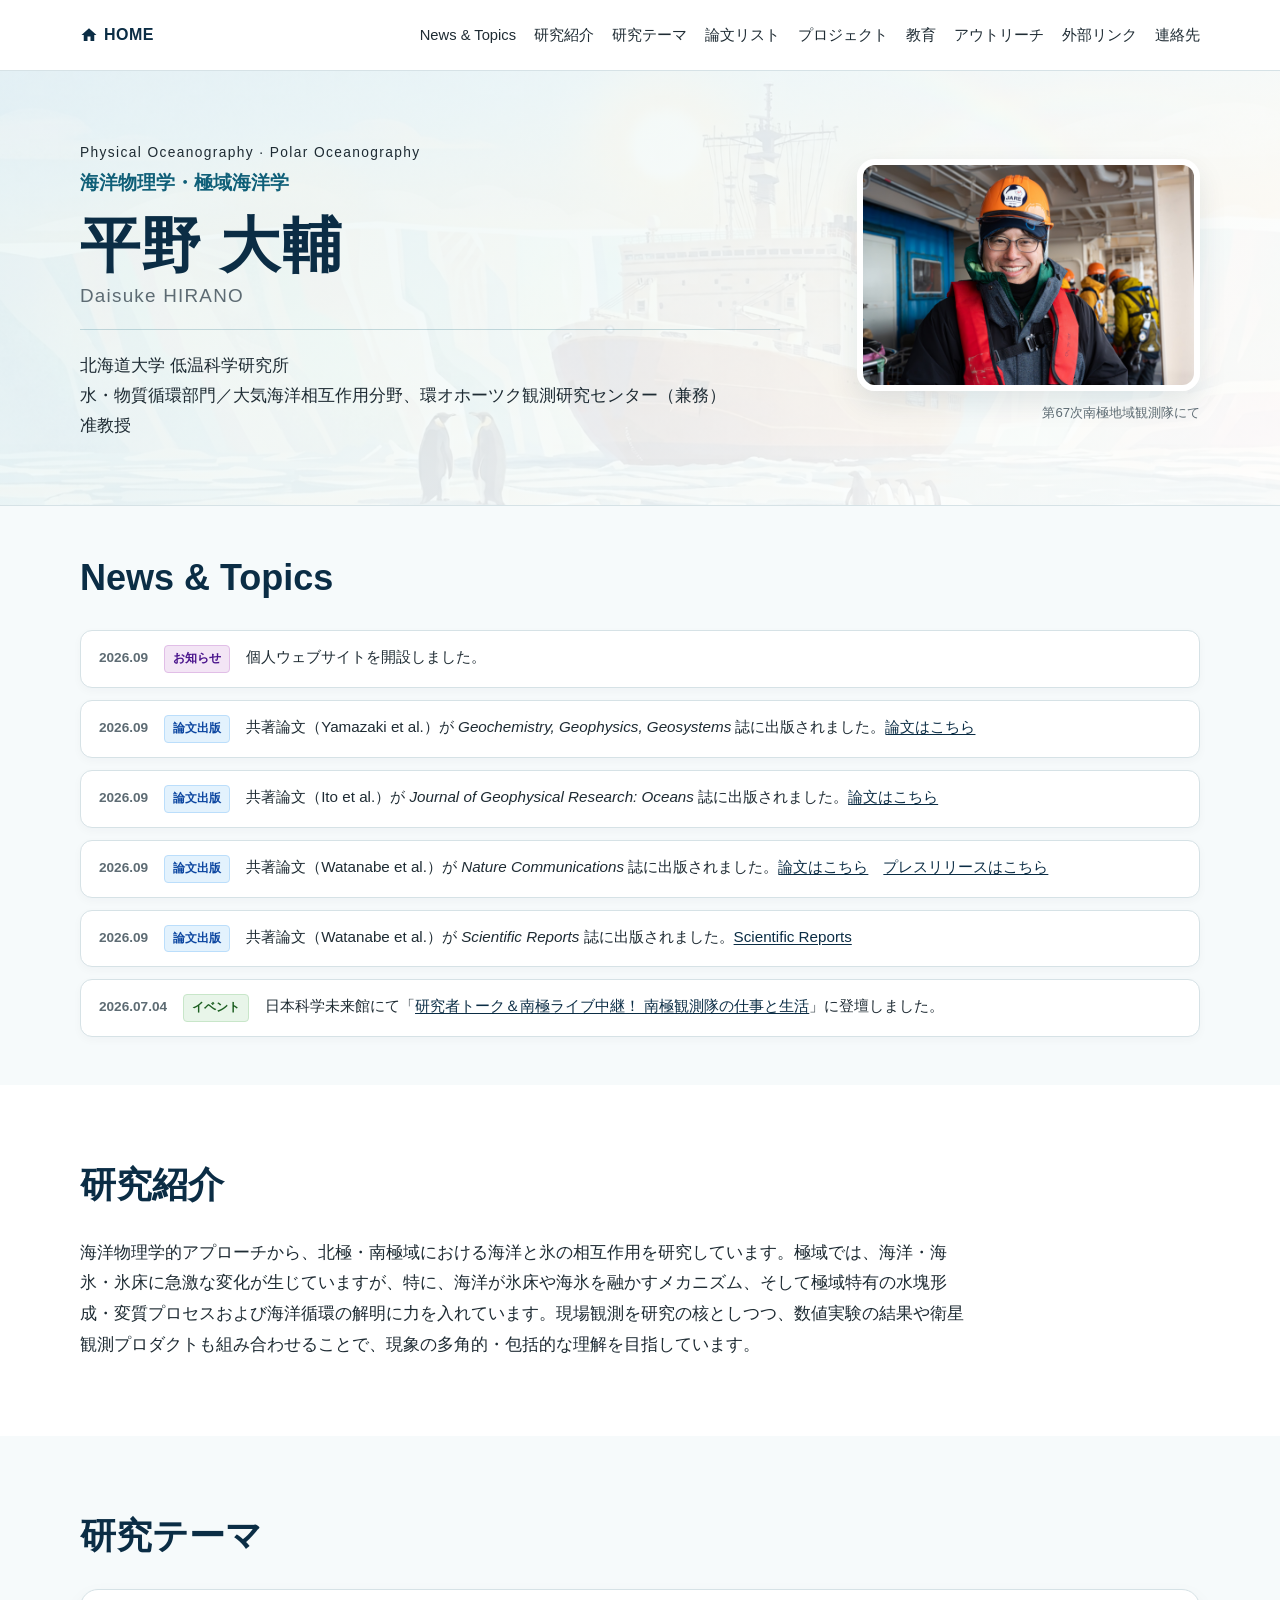
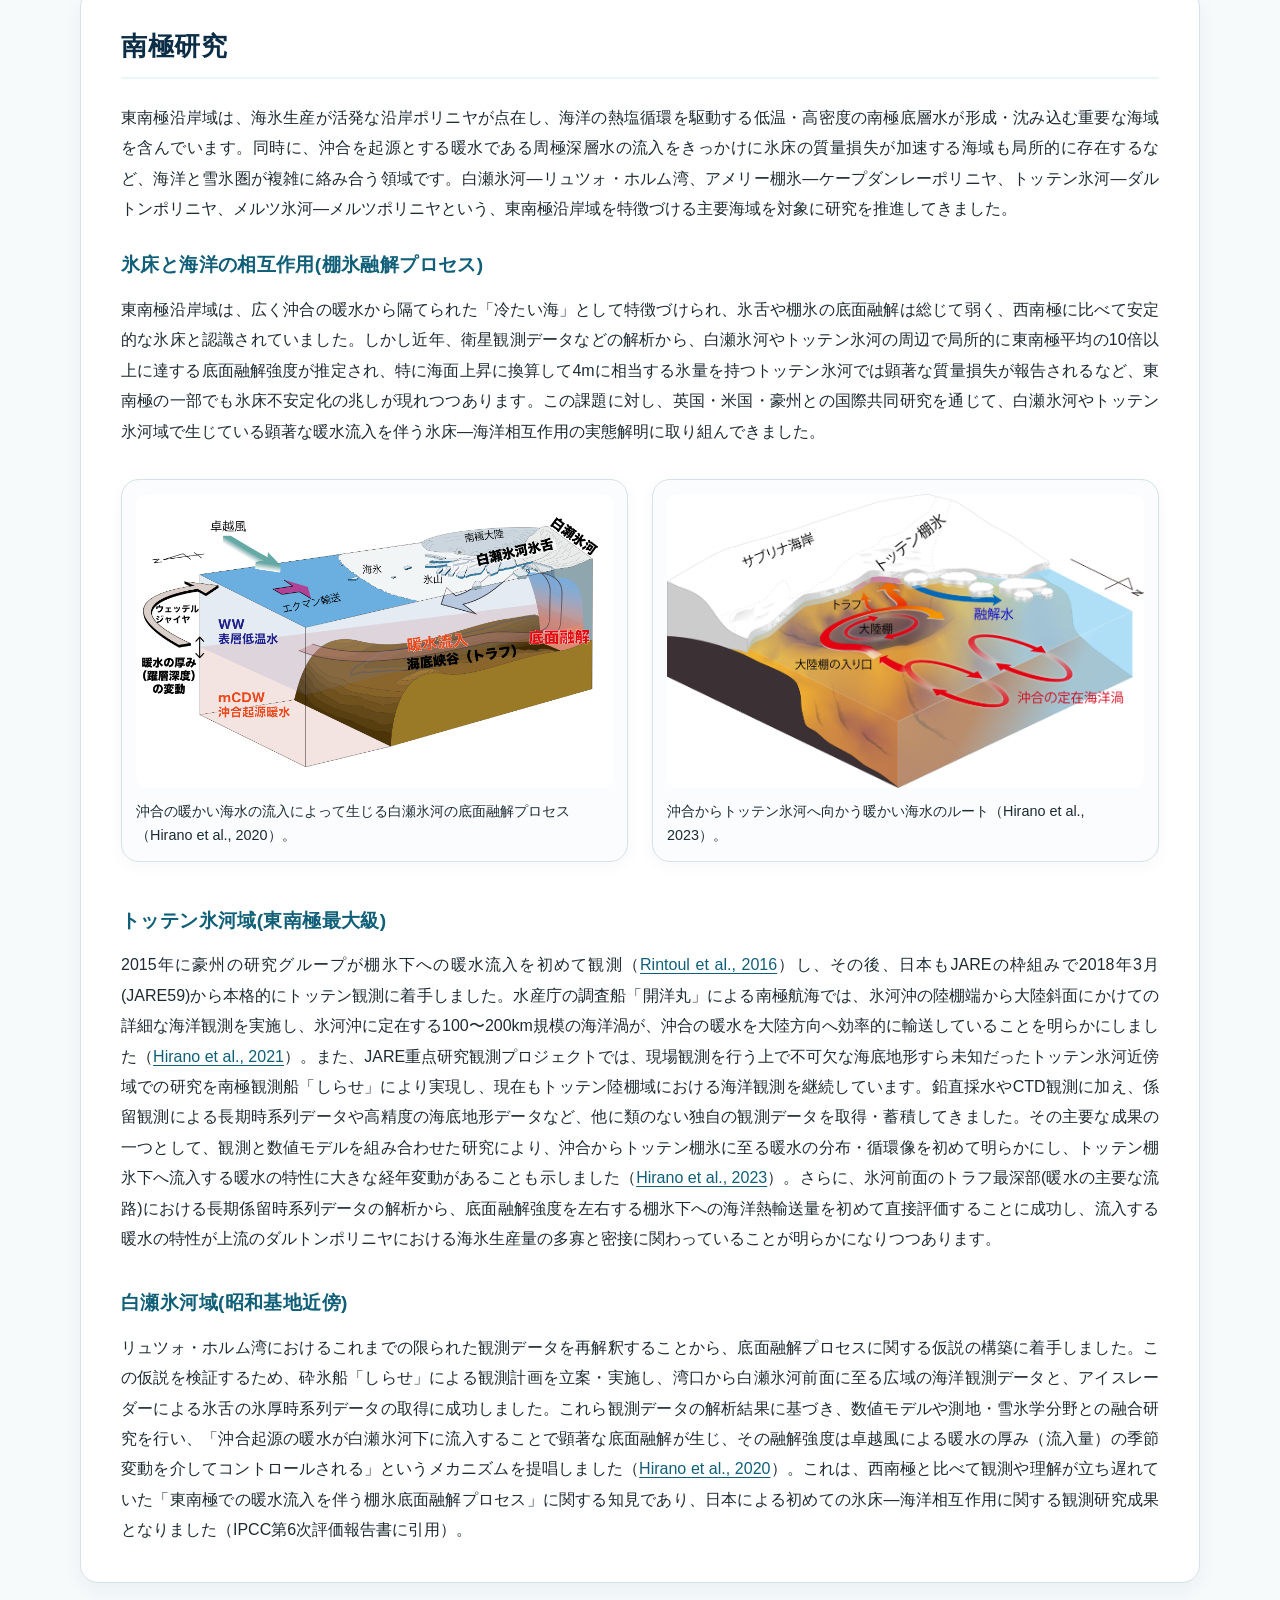
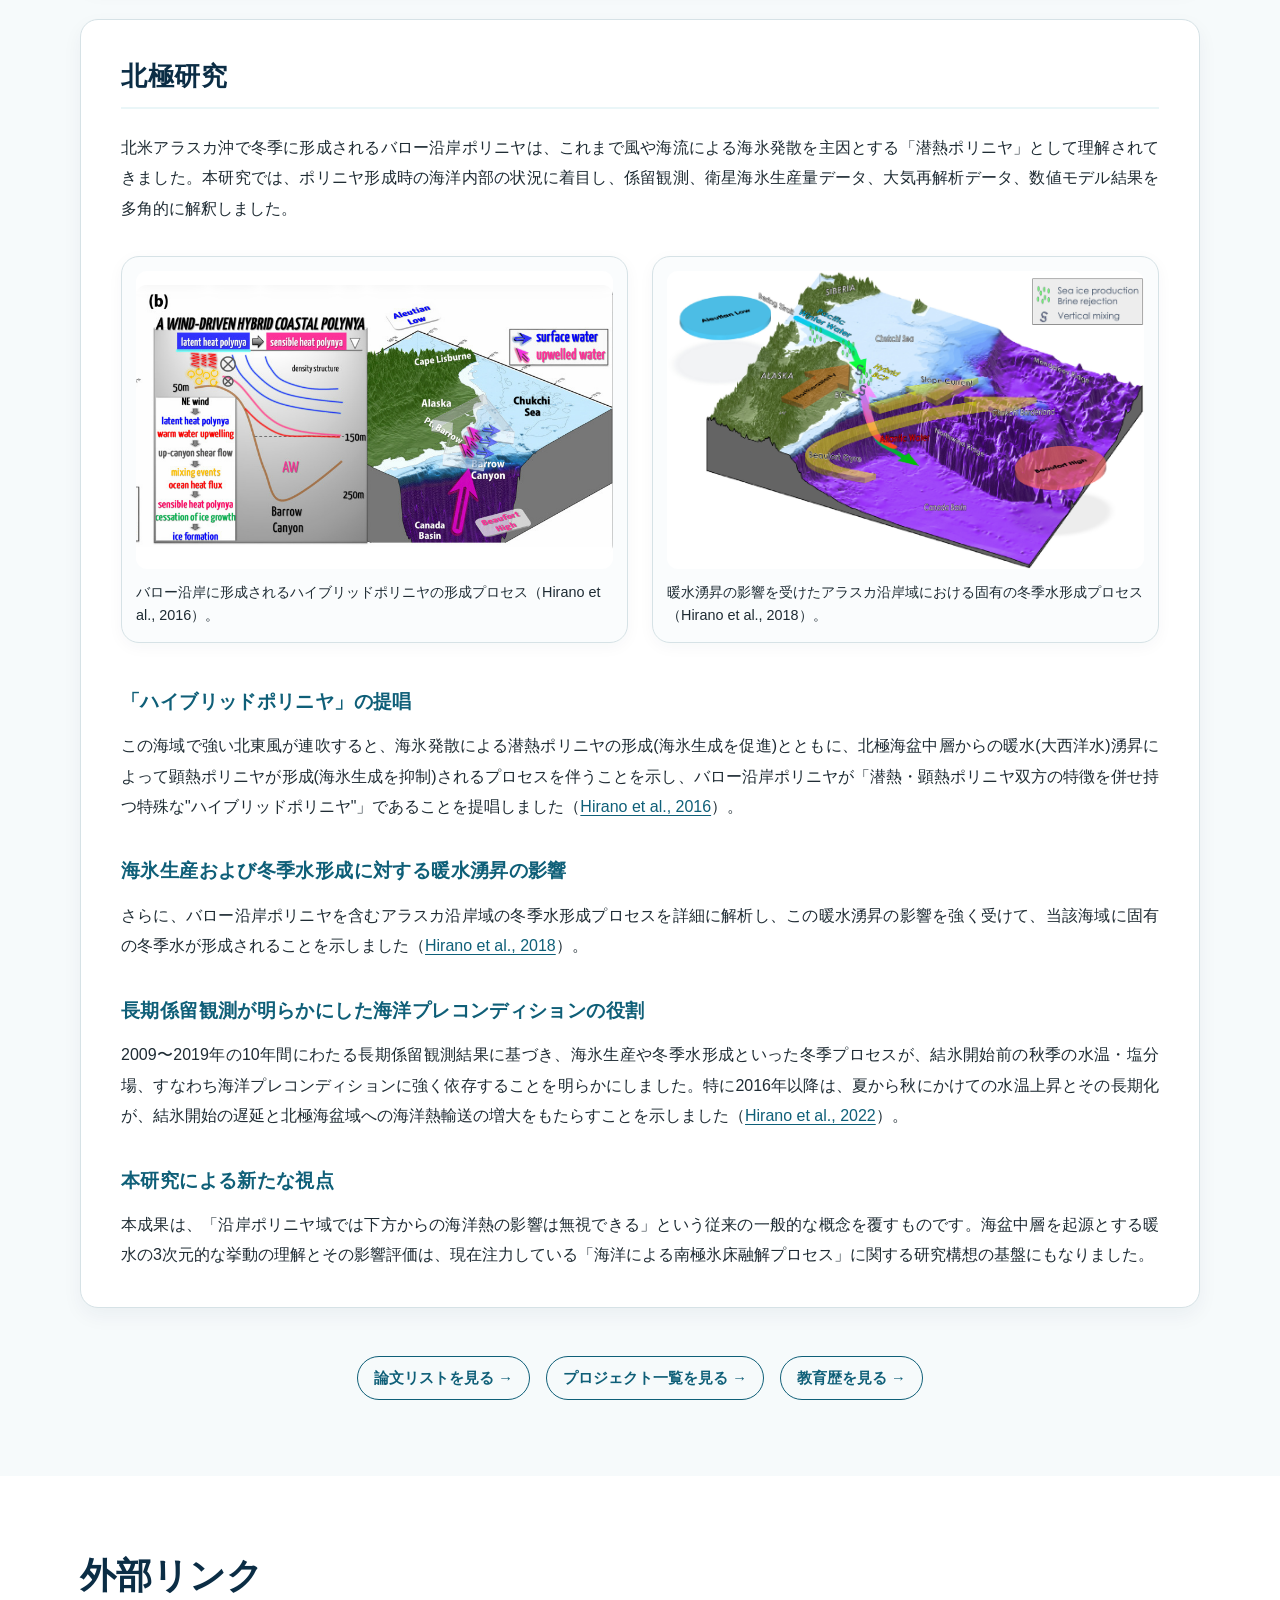
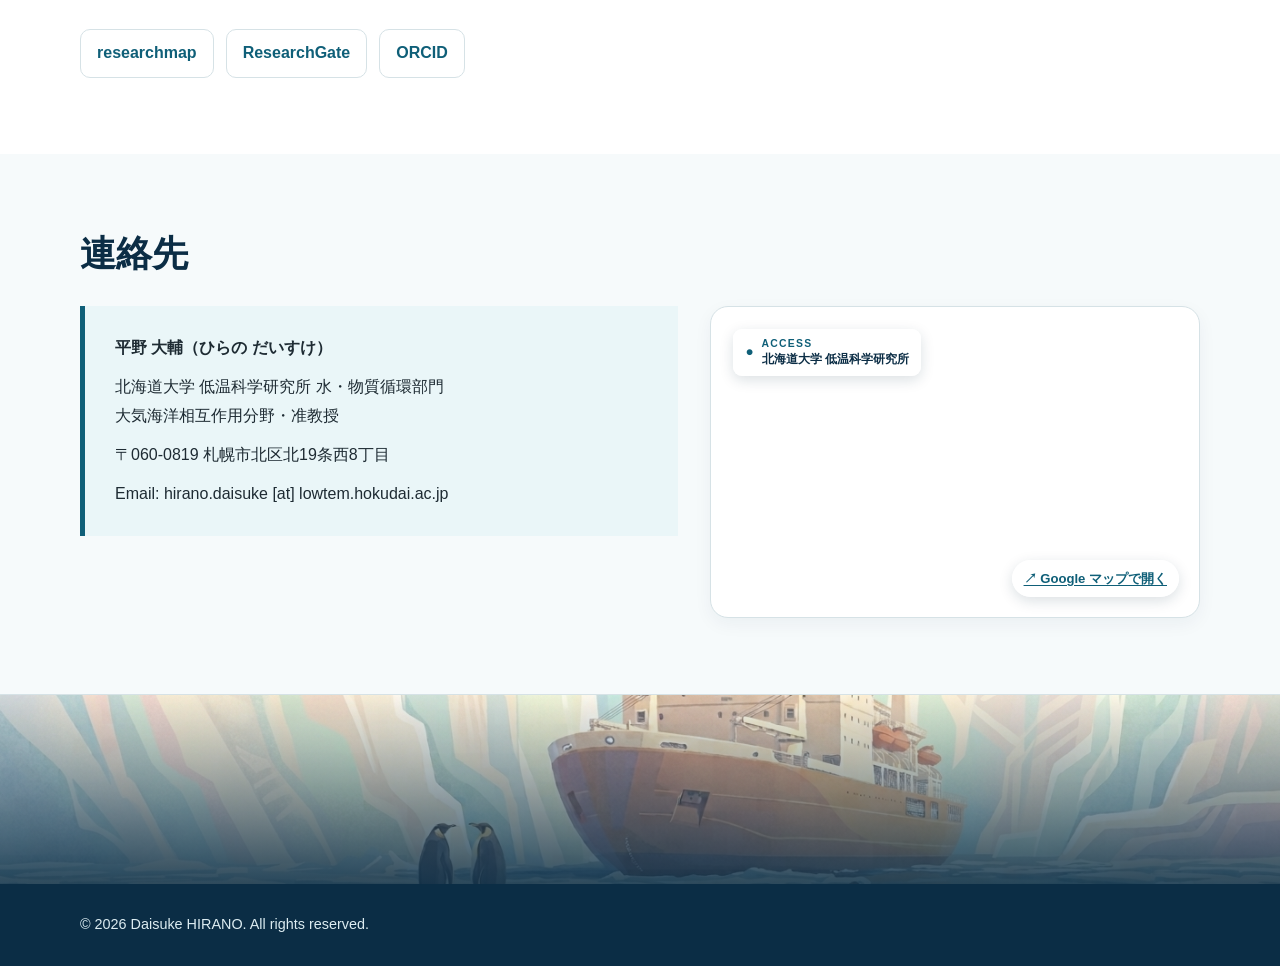
<file: index.html>
<!DOCTYPE html>
<html lang="ja">
<head>
  <meta charset="UTF-8">
  <meta name="viewport" content="width=device-width, initial-scale=1.0">
  <title>平野 大輔｜Daisuke HIRANO</title>
  <meta name="description" content="北海道大学 低温科学研究所 水・物質循環部門／大気海洋相互作用分野、環オホーツク観測研究センター（兼務）、環オホーツク観測研究センター（兼務） 准教授・平野大輔の個人ウェブサイトです。北極・南極における海洋物理学・極域海洋学の研究を紹介しています。">
  <link rel="stylesheet" href="assets/css/style.css">
  <style>
    .hero { position: relative; background: linear-gradient(135deg, rgba(234,246,248,.85), rgba(255,255,255,.90)), url("assets/images/shirase-illustration.jpg") center 35% / cover no-repeat; border-bottom: 1px solid var(--line); }
    .section--news { padding: 48px 0; }
    .news-list { display: flex; flex-direction: column; gap: 12px; margin-top: 10px; }
    .news-item { display: grid; grid-template-columns: auto auto 1fr; align-items: baseline; gap: 16px; padding: 14px 18px; background: var(--white); border: 1px solid var(--line); border-radius: 12px; box-shadow: 0 3px 10px rgba(11,45,69,.03); transition: transform .15s ease, box-shadow .15s ease; }
    .news-item:hover { transform: translateY(-1px); box-shadow: 0 6px 16px rgba(11,45,69,.06); }
    .news-date { font-size: .85rem; font-weight: 700; color: var(--muted); white-space: nowrap; }
    .news-tag { font-size: .76rem; font-weight: 700; padding: 2px 8px; border-radius: 4px; white-space: nowrap; }
    .tag--paper { background: #e3f2fd; color: #0d47a1; border: 1px solid #bbdefb; }
    .tag--event { background: #e8f5e9; color: #1b5e20; border: 1px solid #c8e6c9; }
    .tag--info { background: #f3e5f5; color: #4a148c; border: 1px solid #e1bee7; }
    .news-content { font-size: .95rem; color: var(--ink); line-height: 1.6; word-break: break-word; }
    .news-content a { color: var(--navy); text-decoration: underline; text-underline-offset: .16em; }
    .news-content a:hover { color: var(--ocean); }
    .theme-stack { display: flex; flex-direction: column; gap: 36px; }
    .theme-card--full { padding: 36px 40px; }
    .theme-card--full h3 { font-size: 1.65rem; color: var(--navy); border-bottom: 2px solid var(--ice); padding-bottom: .65rem; margin: 0 0 1.5rem; letter-spacing: .02em; }
    .theme-card--full h4 { margin: 2rem 0 .75rem; color: var(--ocean); font-size: 1.2rem; font-weight: 700; letter-spacing: .02em; }
    .theme-card--full h4:first-of-type { margin-top: 1.5rem; }
    .theme-card--full p { margin: 0 0 1.15rem; line-height: 1.9; text-align: justify; color: var(--ink); font-size: 1rem; word-break: break-word; }
    .theme-card--full p:last-of-type { margin-bottom: 0; }
    .theme-card--full a { color: var(--ocean); text-decoration: underline; text-underline-offset: .16em; font-weight: 500; }
    .theme-card--full a:hover { color: var(--navy); }
    .research-figure-grid { display: grid; grid-template-columns: repeat(2, minmax(0, 1fr)); gap: 24px; margin: 2rem 0 2.6rem; align-items: stretch; }
    .research-figure { display: flex; flex-direction: column; height: 100%; margin: 0; padding: 14px; background: #fafcfd; border: 1px solid var(--line); border-radius: var(--radius); box-shadow: 0 4px 16px rgba(11,45,69,.04); }
    .research-figure a { display: flex; align-items: center; justify-content: center; flex: 1 1 auto; min-height: 0; line-height: 0; border-radius: calc(var(--radius) - 7px); overflow: hidden; background: var(--white); }
    .research-figure a:focus-visible { outline: 3px solid var(--ocean); outline-offset: 3px; }
    .research-figure img { display: block; width: 100%; max-height: 300px; object-fit: contain; height: auto; border-radius: calc(var(--radius) - 7px); transition: transform .2s ease; }
    .research-figure a:hover img { transform: scale(1.015); }
    .research-figure figcaption { min-height: 3.3em; margin-top: 12px; color: var(--ink); font-size: .9rem; font-weight: 500; line-height: 1.65; text-align: left; }
    .more-pubs-link-wrap { text-align: center; margin-top: 3rem; display: flex; justify-content: center; gap: 16px; flex-wrap: wrap; }
    .contact-grid { display: grid; grid-template-columns: minmax(0,1.1fr) minmax(320px,.9fr); gap: 32px; align-items: start; }
    .contact-box { max-width: 100%; }
    .map-box { background: var(--white); border: 1px solid var(--line); border-radius: var(--radius); padding: 10px; box-shadow: 0 6px 18px rgba(11,45,69,.05); }
    .map-box iframe { display: block; width: 100%; height: 290px; border: 0; border-radius: calc(var(--radius) - 6px); }
    .map-caption { margin: 8px 0 0; font-size: .82rem; color: var(--muted); text-align: right; }
    .map-caption a { color: var(--ocean); text-decoration: underline; }
    .footer-visual-accent { position: relative; height: 190px; background: url("assets/images/shirase-illustration.jpg") center 60% / cover no-repeat; border-top: 1px solid var(--line); overflow: hidden; }
    .footer-visual-accent::after { content: ""; position: absolute; inset: 0; background: linear-gradient(to bottom, rgba(246,250,251,.15) 0%, rgba(11,45,69,.85) 100%); }
    @media (max-width: 768px) {
      .hero-grid { grid-template-columns: 1fr; gap: 28px; }
      .section--news { padding: 36px 0; }
      .news-item { grid-template-columns: 1fr; gap: 6px; padding: 12px 14px; }
      .theme-card--full { padding: 24px 20px; }
      .theme-card--full h3 { font-size: 1.35rem; }
      .theme-card--full h4 { font-size: 1.08rem; }
      .research-figure-grid { grid-template-columns: 1fr; gap: 20px; margin: 1.5rem 0 2rem; }
      .research-figure { height: auto; padding: 12px; }
      .research-figure a { display: block; }
      .research-figure img { max-height: none; }
      .research-figure figcaption { min-height: auto; font-size: .88rem; }
      .contact-grid { grid-template-columns: 1fr; gap: 24px; }
      .map-box iframe { height: 230px; }
      .footer-visual-accent { height: 120px; }
    }
  </style>
</head>
<body>
  <header class="site-header">
    <div class="header-inner">
      <a class="site-name" href="index.html" aria-label="ホームページへ移動"><svg viewBox="0 0 24 24" aria-hidden="true"><path d="M10 20v-6h4v6h5v-8h3L12 3 2 12h3v8z"/></svg><span>HOME</span></a>
      <nav class="site-nav" aria-label="メインメニュー">
        <a href="#news">News &amp; Topics</a><a href="#about">研究紹介</a><a href="#research">研究テーマ</a><a href="publications.html">論文リスト</a><a href="projects.html">プロジェクト</a><a href="education.html">教育</a><a href="outreach.html">アウトリーチ</a><a href="#links">外部リンク</a><a href="#contact">連絡先</a>
      </nav>
    </div>
  </header>
  <main>
    <section class="hero"><div class="container hero-grid"><div class="hero-text"><div class="hero-identity"><p class="eyebrow">Physical Oceanography · Polar Oceanography</p><p class="field">海洋物理学・極域海洋学</p><h1>平野 大輔<span class="name-en">Daisuke HIRANO</span></h1></div><p class="affiliation">北海道大学 低温科学研究所<br>水・物質循環部門／大気海洋相互作用分野、環オホーツク観測研究センター（兼務）<br>准教授</p></div><figure class="hero-photo"><img src="assets/images/profile.jpg" alt="第67次南極地域観測隊での観測風景" width="1620" height="1080"><figcaption>第67次南極地域観測隊にて</figcaption></figure></div></section>
    <section id="news" class="section section-alt section--news"><div class="container"><h2 class="section-heading">News &amp; Topics</h2><div class="news-list"><article class="news-item"><span class="news-date">2026.09</span><span class="news-tag tag--info">お知らせ</span><div class="news-content">個人ウェブサイトを開設しました。</div></article><article class="news-item"><span class="news-date">2026.09</span><span class="news-tag tag--paper">論文出版</span><div class="news-content">共著論文（Yamazaki et al.）が <em>Geochemistry, Geophysics, Geosystems</em> 誌に出版されました。<a href="https://agupubs.onlinelibrary.wiley.com/doi/10.1029/2026GC012975" target="_blank" rel="noopener noreferrer">論文はこちら</a></div></article><article class="news-item"><span class="news-date">2026.09</span><span class="news-tag tag--paper">論文出版</span><div class="news-content">共著論文（Ito et al.）が <em>Journal of Geophysical Research: Oceans</em> 誌に出版されました。<a href="https://doi.org/10.1029/2026JC024820" target="_blank" rel="noopener noreferrer">論文はこちら</a></div></article><article class="news-item"><span class="news-date">2026.09</span><span class="news-tag tag--paper">論文出版</span><div class="news-content">共著論文（Watanabe et al.）が <em>Nature Communications</em> 誌に出版されました。<a href="https://www.nature.com/articles/s41467-026-77441-z" target="_blank" rel="noopener noreferrer">論文はこちら</a>　<a href="https://www.hokudai.ac.jp/news/2026/09/post-2445.html" target="_blank" rel="noopener noreferrer">プレスリリースはこちら</a></div></article><article class="news-item"><span class="news-date">2026.09</span><span class="news-tag tag--paper">論文出版</span><div class="news-content">共著論文（Watanabe et al.）が <em>Scientific Reports</em> 誌に出版されました。<a href="https://doi.org/10.1038/s41598-026-67810-5" target="_blank" rel="noopener noreferrer">Scientific Reports</a></div></article><article class="news-item"><span class="news-date">2026.07.04</span><span class="news-tag tag--event">イベント</span><div class="news-content">日本科学未来館にて「<a href="https://www.miraikan.jst.go.jp/events/202607044597.html" target="_blank" rel="noopener noreferrer">研究者トーク＆南極ライブ中継！ 南極観測隊の仕事と生活</a>」に登壇しました。</div></article></div></div></section>
    <section id="about" class="section"><div class="container"><h2 class="section-heading">研究紹介</h2><p class="lead">海洋物理学的アプローチから、北極・南極域における海洋と氷の相互作用を研究しています。極域では、海洋・海氷・氷床に急激な変化が生じていますが、特に、海洋が氷床や海氷を融かすメカニズム、そして極域特有の水塊形成・変質プロセスおよび海洋循環の解明に力を入れています。現場観測を研究の核としつつ、数値実験の結果や衛星観測プロダクトも組み合わせることで、現象の多角的・包括的な理解を目指しています。</p></div></section>
    <section id="research" class="section section-alt"><div class="container"><h2 class="section-heading">研究テーマ</h2><div class="theme-stack">
      <article class="theme-card theme-card--full"><h3>南極研究</h3><p>東南極沿岸域は、海氷生産が活発な沿岸ポリニヤが点在し、海洋の熱塩循環を駆動する低温・高密度の南極底層水が形成・沈み込む重要な海域を含んでいます。同時に、沖合を起源とする暖水である周極深層水の流入をきっかけに氷床の質量損失が加速する海域も局所的に存在するなど、海洋と雪氷圏が複雑に絡み合う領域です。白瀬氷河―リュツォ・ホルム湾、アメリー棚氷―ケープダンレーポリニヤ、トッテン氷河―ダルトンポリニヤ、メルツ氷河―メルツポリニヤという、東南極沿岸域を特徴づける主要海域を対象に研究を推進してきました。</p><h4>氷床と海洋の相互作用(棚氷融解プロセス)</h4><p>東南極沿岸域は、広く沖合の暖水から隔てられた「冷たい海」として特徴づけられ、氷舌や棚氷の底面融解は総じて弱く、西南極に比べて安定的な氷床と認識されていました。しかし近年、衛星観測データなどの解析から、白瀬氷河やトッテン氷河の周辺で局所的に東南極平均の10倍以上に達する底面融解強度が推定され、特に海面上昇に換算して4mに相当する氷量を持つトッテン氷河では顕著な質量損失が報告されるなど、東南極の一部でも氷床不安定化の兆しが現れつつあります。この課題に対し、英国・米国・豪州との国際共同研究を通じて、白瀬氷河やトッテン氷河域で生じている顕著な暖水流入を伴う氷床―海洋相互作用の実態解明に取り組んできました。</p><div class="research-figure-grid" aria-label="白瀬氷河とトッテン氷河の底面融解プロセスの模式図"><figure class="research-figure"><a href="assets/images/shirase-glacier-process.png" target="_blank" rel="noopener noreferrer" aria-label="白瀬氷河の模式図を拡大表示"><img src="assets/images/shirase-glacier-process.png" alt="沖合の暖かい海水の流入によって生じる白瀬氷河の底面融解プロセス" loading="lazy"></a><figcaption>沖合の暖かい海水の流入によって生じる白瀬氷河の底面融解プロセス（Hirano et al., 2020）。</figcaption></figure><figure class="research-figure"><a href="assets/images/totten-ocean-circulation.png" target="_blank" rel="noopener noreferrer" aria-label="トッテン氷河の模式図を拡大表示"><img src="assets/images/totten-ocean-circulation.png" alt="沖合からトッテン氷河へ向かう暖かい海水のルート" loading="lazy"></a><figcaption>沖合からトッテン氷河へ向かう暖かい海水のルート（Hirano et al., 2023）。</figcaption></figure></div><h4>トッテン氷河域(東南極最大級)</h4><p>2015年に豪州の研究グループが棚氷下への暖水流入を初めて観測（<a href="https://doi.org/10.1126/sciadv.1601610" target="_blank" rel="noopener noreferrer">Rintoul et al., 2016</a>）し、その後、日本もJAREの枠組みで2018年3月(JARE59)から本格的にトッテン観測に着手しました。水産庁の調査船「開洋丸」による南極航海では、氷河沖の陸棚端から大陸斜面にかけての詳細な海洋観測を実施し、氷河沖に定在する100〜200km規模の海洋渦が、沖合の暖水を大陸方向へ効率的に輸送していることを明らかにしました（<a href="https://doi.org/10.1038/s43247-021-00217-4" target="_blank" rel="noopener noreferrer">Hirano et al., 2021</a>）。また、JARE重点研究観測プロジェクトでは、現場観測を行う上で不可欠な海底地形すら未知だったトッテン氷河近傍域での研究を南極観測船「しらせ」により実現し、現在もトッテン陸棚域における海洋観測を継続しています。鉛直採水やCTD観測に加え、係留観測による長期時系列データや高精度の海底地形データなど、他に類のない独自の観測データを取得・蓄積してきました。その主要な成果の一つとして、観測と数値モデルを組み合わせた研究により、沖合からトッテン棚氷に至る暖水の分布・循環像を初めて明らかにし、トッテン棚氷下へ流入する暖水の特性に大きな経年変動があることも示しました（<a href="https://doi.org/10.1038/s41467-023-39764-z" target="_blank" rel="noopener noreferrer">Hirano et al., 2023</a>）。さらに、氷河前面のトラフ最深部(暖水の主要な流路)における長期係留時系列データの解析から、底面融解強度を左右する棚氷下への海洋熱輸送量を初めて直接評価することに成功し、流入する暖水の特性が上流のダルトンポリニヤにおける海氷生産量の多寡と密接に関わっていることが明らかになりつつあります。</p><h4>白瀬氷河域(昭和基地近傍)</h4><p>リュツォ・ホルム湾におけるこれまでの限られた観測データを再解釈することから、底面融解プロセスに関する仮説の構築に着手しました。この仮説を検証するため、砕氷船「しらせ」による観測計画を立案・実施し、湾口から白瀬氷河前面に至る広域の海洋観測データと、アイスレーダーによる氷舌の氷厚時系列データの取得に成功しました。これら観測データの解析結果に基づき、数値モデルや測地・雪氷学分野との融合研究を行い、「沖合起源の暖水が白瀬氷河下に流入することで顕著な底面融解が生じ、その融解強度は卓越風による暖水の厚み（流入量）の季節変動を介してコントロールされる」というメカニズムを提唱しました（<a href="https://doi.org/10.1038/s41467-020-17527-4" target="_blank" rel="noopener noreferrer">Hirano et al., 2020</a>）。これは、西南極と比べて観測や理解が立ち遅れていた「東南極での暖水流入を伴う棚氷底面融解プロセス」に関する知見であり、日本による初めての氷床―海洋相互作用に関する観測研究成果となりました（IPCC第6次評価報告書に引用）。</p></article>
      <article class="theme-card theme-card--full"><h3>北極研究</h3><p>北米アラスカ沖で冬季に形成されるバロー沿岸ポリニヤは、これまで風や海流による海氷発散を主因とする「潜熱ポリニヤ」として理解されてきました。本研究では、ポリニヤ形成時の海洋内部の状況に着目し、係留観測、衛星海氷生産量データ、大気再解析データ、数値モデル結果を多角的に解釈しました。</p><div class="research-figure-grid" aria-label="バロー沿岸ポリニヤとアラスカ沿岸域の冬季水形成プロセスの模式図"><figure class="research-figure"><a href="assets/images/hybrid-Hirano2016.jpg" target="_blank" rel="noopener noreferrer" aria-label="バロー沿岸に形成されるハイブリッドポリニヤの形成プロセス図を拡大表示"><img src="assets/images/hybrid-Hirano2016.jpg" alt="バロー沿岸に形成されるハイブリッドポリニヤの形成プロセス" loading="lazy"></a><figcaption>バロー沿岸に形成されるハイブリッドポリニヤの形成プロセス（Hirano et al., 2016）。</figcaption></figure><figure class="research-figure"><a href="assets/images/hybrid-Hirano2018.jpg" target="_blank" rel="noopener noreferrer" aria-label="アラスカ沿岸域における冬季水形成プロセス図を拡大表示"><img src="assets/images/hybrid-Hirano2018.jpg" alt="暖水湧昇の影響を受けたアラスカ沿岸域における固有の冬季水形成プロセス" loading="lazy"></a><figcaption>暖水湧昇の影響を受けたアラスカ沿岸域における固有の冬季水形成プロセス（Hirano et al., 2018）。</figcaption></figure></div><h4>「ハイブリッドポリニヤ」の提唱</h4><p>この海域で強い北東風が連吹すると、海氷発散による潜熱ポリニヤの形成(海氷生成を促進)とともに、北極海盆中層からの暖水(大西洋水)湧昇によって顕熱ポリニヤが形成(海氷生成を抑制)されるプロセスを伴うことを示し、バロー沿岸ポリニヤが「潜熱・顕熱ポリニヤ双方の特徴を併せ持つ特殊な"ハイブリッドポリニヤ"」であることを提唱しました（<a href="https://doi.org/10.1002/2015JC011318" target="_blank" rel="noopener noreferrer">Hirano et al., 2016</a>）。</p><h4>海氷生産および冬季水形成に対する暖水湧昇の影響</h4><p>さらに、バロー沿岸ポリニヤを含むアラスカ沿岸域の冬季水形成プロセスを詳細に解析し、この暖水湧昇の影響を強く受けて、当該海域に固有の冬季水が形成されることを示しました（<a href="https://doi.org/10.1029/2017JC013307" target="_blank" rel="noopener noreferrer">Hirano et al., 2018</a>）。</p><h4>長期係留観測が明らかにした海洋プレコンディションの役割</h4><p>2009〜2019年の10年間にわたる長期係留観測結果に基づき、海氷生産や冬季水形成といった冬季プロセスが、結氷開始前の秋季の水温・塩分場、すなわち海洋プレコンディションに強く依存することを明らかにしました。特に2016年以降は、夏から秋にかけての水温上昇とその長期化が、結氷開始の遅延と北極海盆域への海洋熱輸送の増大をもたらすことを示しました（<a href="https://doi.org/10.1016/j.pocean.2022.102781" target="_blank" rel="noopener noreferrer">Hirano et al., 2022</a>）。</p><h4>本研究による新たな視点</h4><p>本成果は、「沿岸ポリニヤ域では下方からの海洋熱の影響は無視できる」という従来の一般的な概念を覆すものです。海盆中層を起源とする暖水の3次元的な挙動の理解とその影響評価は、現在注力している「海洋による南極氷床融解プロセス」に関する研究構想の基盤にもなりました。</p></article>
    </div><div class="more-pubs-link-wrap"><a class="button-link" href="publications.html">論文リストを見る →</a><a class="button-link" href="projects.html">プロジェクト一覧を見る →</a><a class="button-link" href="education.html">教育歴を見る →</a></div></div></section>
    <section id="links" class="section"><div class="container"><h2 class="section-heading">外部リンク</h2><div class="link-list"><a href="https://researchmap.jp/DaisukeHirano" target="_blank" rel="noopener noreferrer">researchmap</a><a href="https://www.researchgate.net/profile/Daisuke-Hirano" target="_blank" rel="noopener noreferrer">ResearchGate</a><a href="https://orcid.org/0000-0002-8047-1544" target="_blank" rel="noopener noreferrer">ORCID</a></div></div></section>
    <section id="contact" class="section section-alt"><div class="container"><h2 class="section-heading">連絡先</h2><div class="contact-grid"><div class="contact-box"><p><strong>平野 大輔（ひらの だいすけ）</strong></p><p>北海道大学 低温科学研究所 水・物質循環部門<br>大気海洋相互作用分野・准教授</p><p>〒060-0819 札幌市北区北19条西8丁目</p><p>Email: hirano.daisuke [at] lowtem.hokudai.ac.jp</p></div><div class="map-box"><div class="map-label"><span aria-hidden="true">●</span><div><small>ACCESS</small><strong>北海道大学 低温科学研究所</strong></div></div><iframe src="https://www.google.com/maps/embed?pb=!1m18!1m12!1m3!1d2914.021360446671!2d141.33623767614674!3d43.08304627113486!2m3!1f0!2f0!3f0!3m2!1i1024!2i768!4f13.1!3m3!1m2!1s0x5f0b2902c08e8e79%3A0x33913642dc379c74!2z44CSMDYwLTA4MTkg5YyX5rW36YGT5pyt5bmM5biC5YyX5Yy65YyX77yR77yZ5p2h6KW_77yY5LiB55uuIOS9jua4qeenkeWtpueglOeptuaJgA!5e0!3m2!1sja!2sjp!4v1789132147208!5m2!1sja!2sjp" loading="lazy" referrerpolicy="no-referrer-when-downgrade" title="北海道大学 低温科学研究所の所在地マップ"></iframe><div class="map-caption"><a href="https://maps.google.com/?q=%E5%8C%97%E6%B5%B7%E9%81%93%E5%A4%A7%E5%AD%A6%E4%BD%8E%E6%B8%A9%E7%A7%91%E5%AD%A6%E7%A0%94%E7%A9%B6%E6%89%80" target="_blank" rel="noopener noreferrer">↗ Google マップで開く</a></div></div></div></div></section>
  </main>
  <aside class="footer-visual-accent" aria-label="フッタービジュアルアクセント"></aside>
  <footer class="site-footer"><div class="container"><p>© 2026 Daisuke HIRANO. All rights reserved.</p></div></footer>
</body>
</html>
</file>
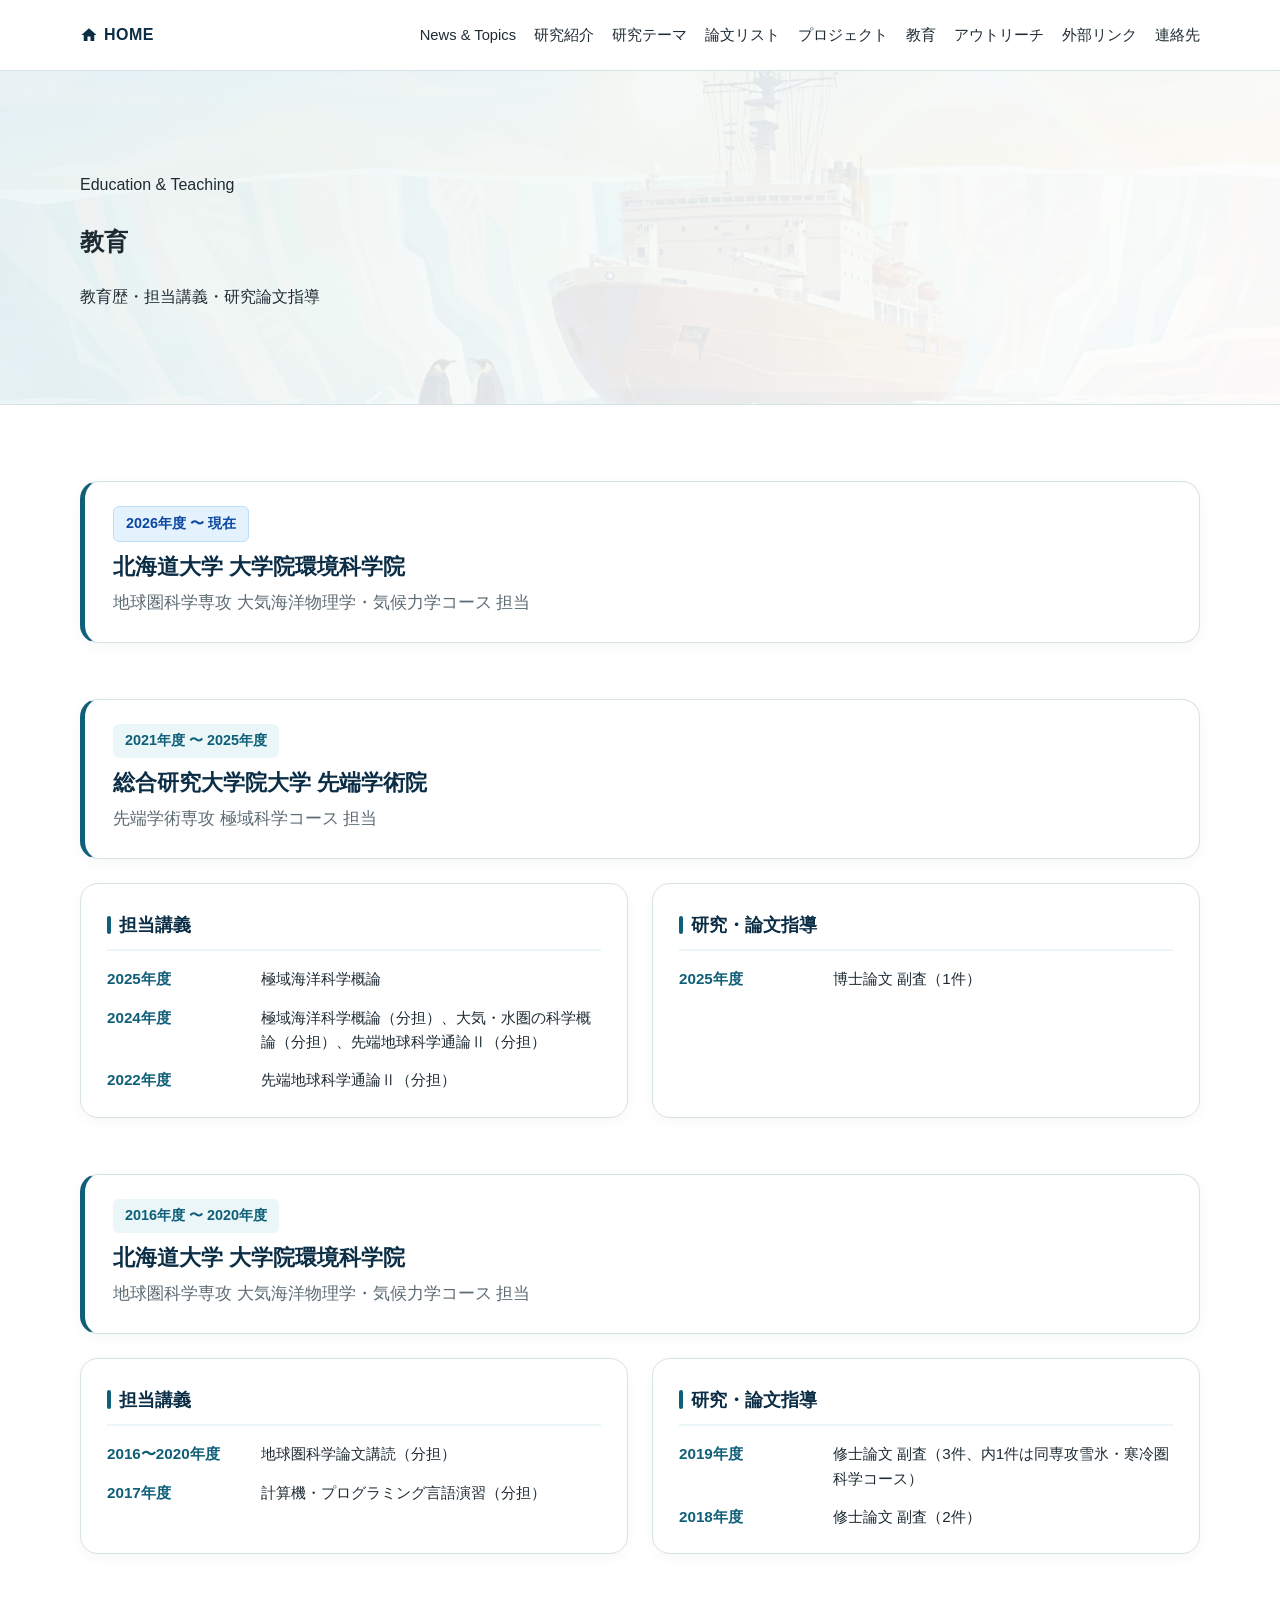
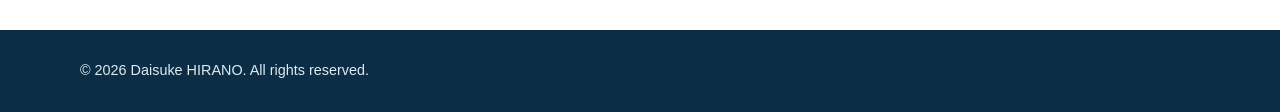
<file: education.html>
<!DOCTYPE html>
<html lang="ja">
<head>
  <meta charset="UTF-8">
  <meta name="viewport" content="width=device-width, initial-scale=1.0">

  <title>教育｜平野大輔</title>
  <meta
    name="description"
    content="平野大輔の教育活動・担当講義・研究論文指導歴（北海道大学 大学院環境科学院、総合研究大学院大学）。"
  >

  <link rel="stylesheet" href="assets/css/style.css">
  <style>
    /* =========================================================
       ページヒーロー（イラスト背景）
       ========================================================= */
    .page-hero--education {
      position: relative;
      background:
        linear-gradient(135deg, rgba(234, 246, 248, 0.84), rgba(255, 255, 255, 0.90)),
        url("assets/images/shirase-illustration.jpg") center 40% / cover no-repeat;
      padding: 84px 0 76px;
      border-bottom: 1px solid var(--line);
    }

    /* 教育セクション用スタイル */
    .edu-block {
      margin-bottom: 3.5rem;
    }
    .edu-block:last-child {
      margin-bottom: 0;
    }
    .edu-header {
      background: var(--white);
      border: 1px solid var(--line);
      border-left: 5px solid var(--ocean);
      border-radius: var(--radius);
      padding: 24px 28px;
      box-shadow: 0 4px 14px rgba(11, 45, 69, 0.04);
      margin-bottom: 24px;
    }
    .edu-period-badge {
      display: inline-block;
      font-size: 0.9rem;
      font-weight: 700;
      color: var(--ocean);
      background: var(--ice);
      padding: 4px 12px;
      border-radius: 6px;
      margin-bottom: 10px;
    }
    .edu-period-badge--current {
      color: #0d47a1;
      background: #e3f2fd;
      border: 1px solid #bbdefb;
    }
    .edu-univ-title {
      font-size: 1.35rem;
      color: var(--navy);
      margin: 0 0 6px;
      line-height: 1.4;
    }
    .edu-course-title {
      font-size: 1.05rem;
      color: var(--muted);
      margin: 0;
      font-weight: 500;
    }

    /* サブセクション（担当講義 / 研究・論文指導） */
    .edu-subgrid {
      display: grid;
      grid-template-columns: 1fr 1fr;
      gap: 24px;
    }
    .edu-card {
      background: var(--white);
      border: 1px solid var(--line);
      border-radius: var(--radius);
      padding: 24px 26px;
      box-shadow: 0 4px 14px rgba(11, 45, 69, 0.03);
    }
    .edu-card h3 {
      font-size: 1.15rem;
      color: var(--navy);
      margin: 0 0 16px;
      padding-bottom: 8px;
      border-bottom: 2px solid var(--ice);
      display: flex;
      align-items: center;
      gap: 8px;
    }
    .edu-card h3::before {
      content: "";
      display: inline-block;
      width: 4px;
      height: 1em;
      background: var(--ocean);
      border-radius: 2px;
    }

    .edu-item-list {
      list-style: none;
      padding: 0;
      margin: 0;
      display: flex;
      flex-direction: column;
      gap: 14px;
    }
    .edu-item {
      display: grid;
      grid-template-columns: 140px 1fr;
      gap: 14px;
      align-items: baseline;
      font-size: 0.95rem;
      line-height: 1.6;
    }
    .edu-year {
      font-weight: 700;
      color: var(--ocean);
      white-space: nowrap;
    }
    .edu-desc {
      color: var(--ink);
    }

    @media (max-width: 840px) {
      .edu-subgrid {
        grid-template-columns: 1fr;
        gap: 20px;
      }
      .edu-item {
        grid-template-columns: 1fr;
        gap: 4px;
      }
    }
    @media (max-width: 760px) {
      .page-hero--education {
        padding: 60px 0 52px;
      }
      .edu-header {
        padding: 18px 20px;
      }
      .edu-univ-title {
        font-size: 1.2rem;
      }
      .edu-card {
        padding: 20px 18px;
      }
    }
  </style>
</head>

<body>
  <header class="site-header">
    <div class="header-inner">
      <a class="site-name" href="index.html" aria-label="ホームページへ移動">
        <svg viewBox="0 0 24 24" aria-hidden="true"><path d="M10 20v-6h4v6h5v-8h3L12 3 2 12h3v8z"/></svg>
        <span>HOME</span>
      </a>

      <nav class="site-nav" aria-label="メインメニュー">
        <a href="index.html#news">News &amp; Topics</a>
        <a href="index.html#about">研究紹介</a>
        <a href="index.html#research">研究テーマ</a>
        <a href="publications.html">論文リスト</a>
        <a href="projects.html">プロジェクト</a>
        <a href="education.html" aria-current="page">教育</a>
        <a href="outreach.html">アウトリーチ</a>
        <a href="index.html#links">外部リンク</a>
        <a href="index.html#contact">連絡先</a>
      </nav>
    </div>
  </header>

  <main>
    <section class="page-hero page-hero--education">
      <div class="container">
        <p class="eyebrow">Education &amp; Teaching</p>
        <h1 class="page-title">教育</h1>
        <p class="page-lead">教育歴・担当講義・研究論文指導</p>
      </div>
    </section>

    <section class="section">
      <div class="container">

        <!-- 2026年度〜現在：北海道大学 大学院環境科学院 -->
        <article class="edu-block">
          <div class="edu-header">
            <span class="edu-period-badge edu-period-badge--current">2026年度 〜 現在</span>
            <h2 class="edu-univ-title">北海道大学 大学院環境科学院</h2>
            <p class="edu-course-title">地球圏科学専攻 大気海洋物理学・気候力学コース 担当</p>
          </div>
        </article>

        <!-- 2021〜2025年度：総合研究大学院大学 -->
        <article class="edu-block">
          <div class="edu-header">
            <span class="edu-period-badge">2021年度 〜 2025年度</span>
            <h2 class="edu-univ-title">総合研究大学院大学 先端学術院</h2>
            <p class="edu-course-title">先端学術専攻 極域科学コース 担当</p>
          </div>

          <div class="edu-subgrid">
            <!-- 担当講義 -->
            <div class="edu-card">
              <h3>担当講義</h3>
              <ul class="edu-item-list">
                <li class="edu-item">
                  <span class="edu-year">2025年度</span>
                  <span class="edu-desc">極域海洋科学概論</span>
                </li>
                <li class="edu-item">
                  <span class="edu-year">2024年度</span>
                  <span class="edu-desc">極域海洋科学概論（分担）、大気・水圏の科学概論（分担）、先端地球科学通論Ⅱ（分担）</span>
                </li>
                <li class="edu-item">
                  <span class="edu-year">2022年度</span>
                  <span class="edu-desc">先端地球科学通論Ⅱ（分担）</span>
                </li>
              </ul>
            </div>

            <!-- 研究・論文指導 -->
            <div class="edu-card">
              <h3>研究・論文指導</h3>
              <ul class="edu-item-list">
                <li class="edu-item">
                  <span class="edu-year">2025年度</span>
                  <span class="edu-desc">博士論文 副査（1件）</span>
                </li>
              </ul>
            </div>
          </div>
        </article>

        <!-- 2016〜2020年度：北海道大学 大学院環境科学院 -->
        <article class="edu-block">
          <div class="edu-header">
            <span class="edu-period-badge">2016年度 〜 2020年度</span>
            <h2 class="edu-univ-title">北海道大学 大学院環境科学院</h2>
            <p class="edu-course-title">地球圏科学専攻 大気海洋物理学・気候力学コース 担当</p>
          </div>

          <div class="edu-subgrid">
            <!-- 担当講義 -->
            <div class="edu-card">
              <h3>担当講義</h3>
              <ul class="edu-item-list">
                <li class="edu-item">
                  <span class="edu-year">2016〜2020年度</span>
                  <span class="edu-desc">地球圏科学論文講読（分担）</span>
                </li>
                <li class="edu-item">
                  <span class="edu-year">2017年度</span>
                  <span class="edu-desc">計算機・プログラミング言語演習（分担）</span>
                </li>
              </ul>
            </div>

            <!-- 研究・論文指導 -->
            <div class="edu-card">
              <h3>研究・論文指導</h3>
              <ul class="edu-item-list">
                <li class="edu-item">
                  <span class="edu-year">2019年度</span>
                  <span class="edu-desc">修士論文 副査（3件、内1件は同専攻雪氷・寒冷圏科学コース）</span>
                </li>
                <li class="edu-item">
                  <span class="edu-year">2018年度</span>
                  <span class="edu-desc">修士論文 副査（2件）</span>
                </li>
              </ul>
            </div>
          </div>
        </article>

      </div>
    </section>
  </main>

  <footer class="site-footer">
    <div class="container">
      <p>© 2026 Daisuke HIRANO. All rights reserved.</p>
    </div>
  </footer>
</body>
</html>
</file>
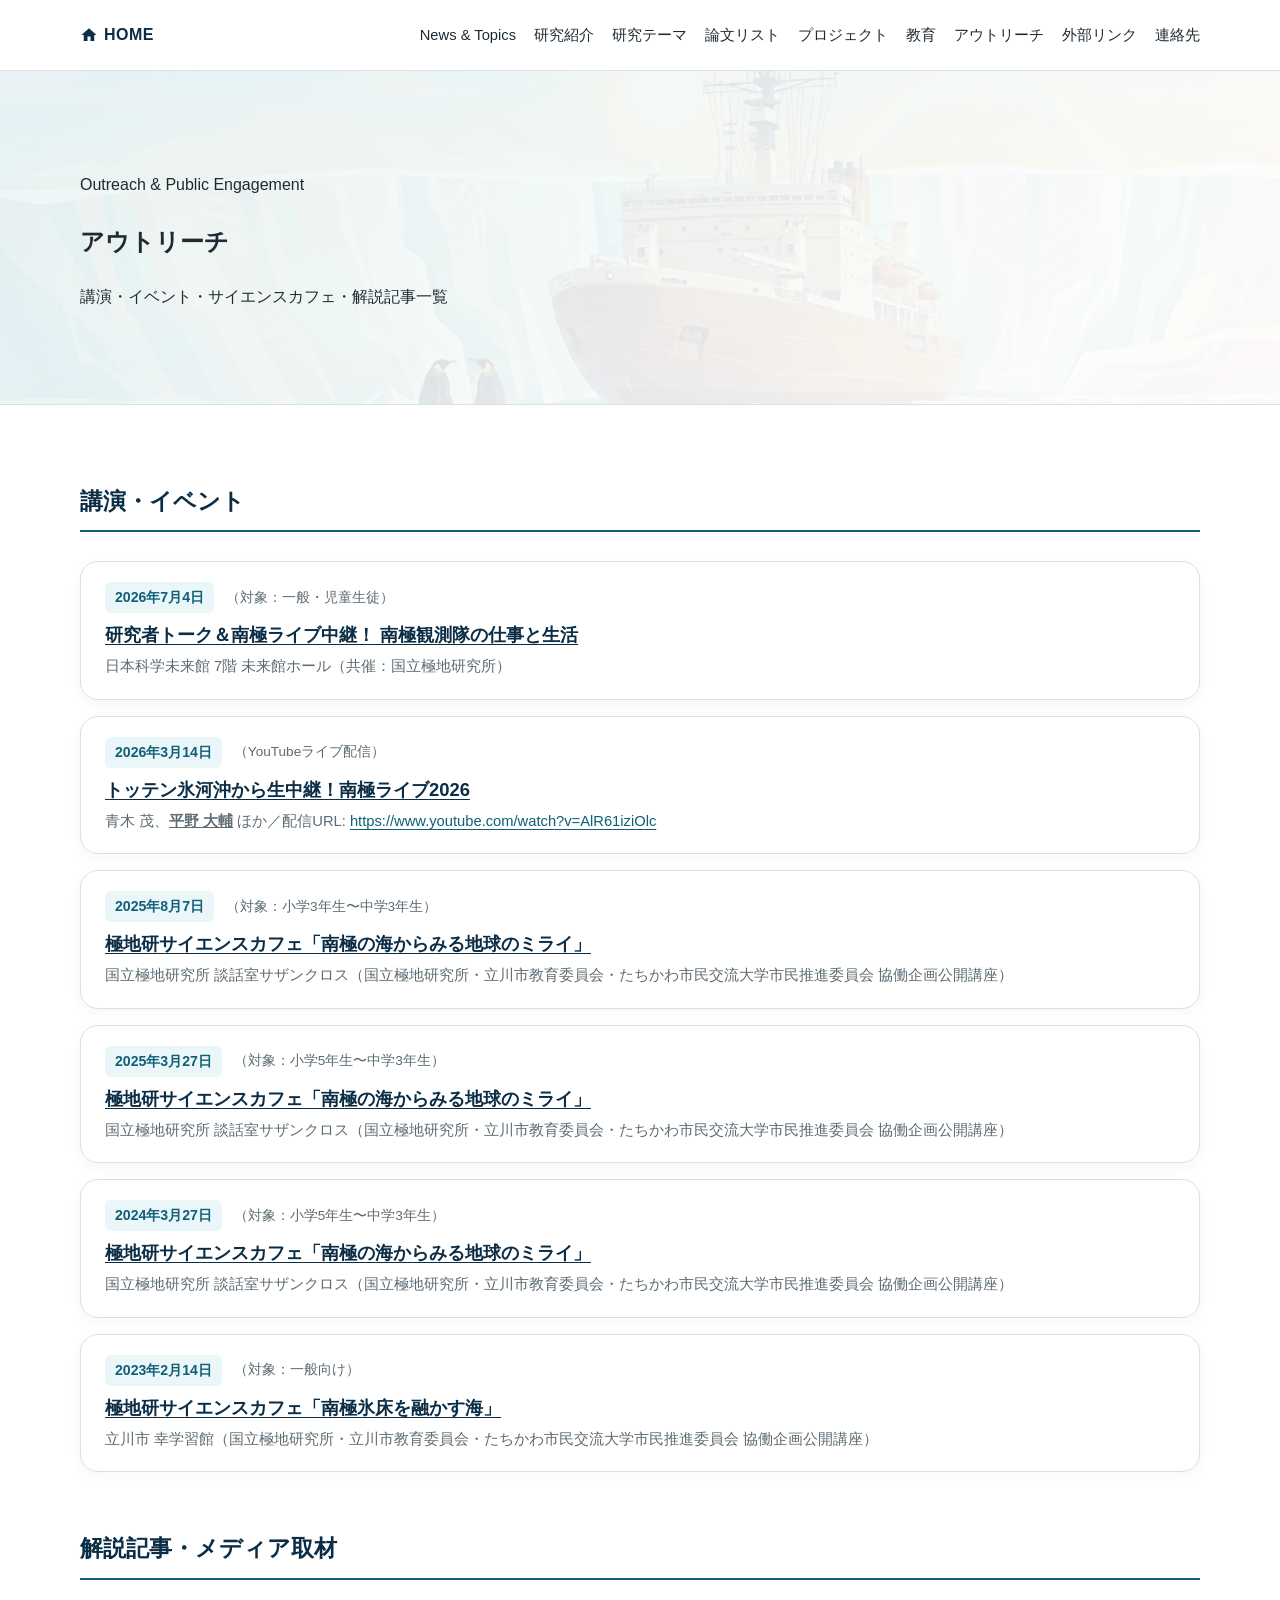
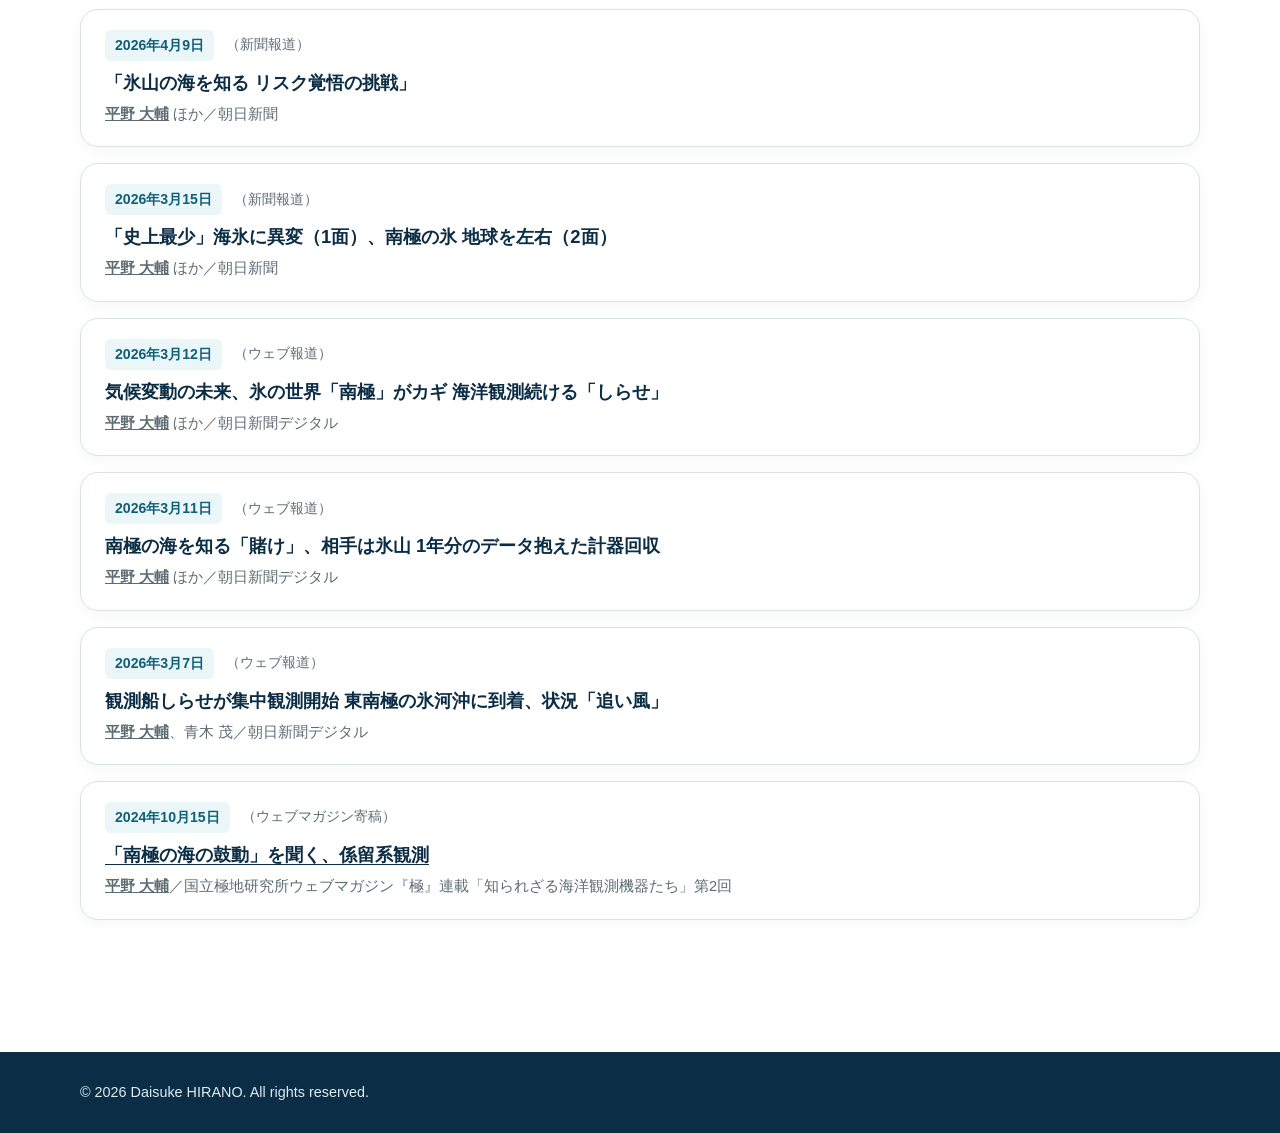
<file: outreach.html>
<!DOCTYPE html>
<html lang="ja">
<head>
  <meta charset="UTF-8">
  <meta name="viewport" content="width=device-width, initial-scale=1.0">

  <title>アウトリーチ｜平野大輔</title>
  <meta
    name="description"
    content="平野大輔の講演・イベント・サイエンスカフェ・解説記事一覧。"
  >

  <link rel="stylesheet" href="assets/css/style.css">
  <style>
    /* =========================================================
       ページヒーローの背景にイラストを美しくブレンド
       ========================================================= */
    .page-hero--outreach {
      position: relative;
      background:
        linear-gradient(135deg, rgba(234, 246, 248, 0.84), rgba(255, 255, 255, 0.90)),
        url("assets/images/shirase-illustration.jpg") center 40% / cover no-repeat;
      padding: 84px 0 76px;
      border-bottom: 1px solid var(--line);
    }

    /* アウトリーチ用スタイル */
    .outreach-category {
      margin-bottom: 3.5rem;
    }
    .outreach-category h2 {
      font-size: 1.45rem;
      color: var(--navy);
      border-bottom: 2px solid var(--ocean);
      padding-bottom: 0.5rem;
      margin: 0 0 1.8rem;
    }
    .outreach-list {
      display: flex;
      flex-direction: column;
      gap: 16px;
    }
    .outreach-item {
      background: var(--white);
      border: 1px solid var(--line);
      border-radius: var(--radius);
      padding: 20px 24px;
      box-shadow: 0 4px 14px rgba(11, 45, 69, 0.04);
      transition: transform 0.2s ease, box-shadow 0.2s ease;
    }
    .outreach-item:hover {
      transform: translateY(-2px);
      box-shadow: 0 8px 22px rgba(11, 45, 69, 0.08);
    }
    .outreach-item-head {
      display: flex;
      align-items: center;
      gap: 12px;
      margin-bottom: 8px;
      flex-wrap: wrap;
    }
    .outreach-date {
      display: inline-block;
      font-size: 0.88rem;
      font-weight: 700;
      color: var(--ocean);
      background: var(--ice);
      padding: 3px 10px;
      border-radius: 6px;
    }
    .outreach-target {
      font-size: 0.85rem;
      color: var(--muted);
      font-weight: 500;
    }
    .outreach-title {
      font-size: 1.15rem;
      color: var(--navy);
      margin: 0 0 6px;
      line-height: 1.5;
    }
    .outreach-title a {
      color: var(--navy);
      text-decoration: underline;
      text-underline-offset: 0.18em;
    }
    .outreach-title a:hover {
      color: var(--ocean);
    }
    .outreach-meta {
      font-size: 0.92rem;
      color: var(--muted);
      margin: 0;
      line-height: 1.6;
    }
    .outreach-meta a {
      color: var(--ocean);
      text-decoration: underline;
      word-break: break-all;
    }
    @media (max-width: 760px) {
      .page-hero--outreach {
        padding: 60px 0 52px;
      }
      .outreach-item {
        padding: 18px 20px;
      }
      .outreach-title {
        font-size: 1.05rem;
      }
    }
  </style>
</head>

<body>
  <header class="site-header">
    <div class="header-inner">
      <a class="site-name" href="index.html" aria-label="ホームページへ移動">
        <svg viewBox="0 0 24 24" aria-hidden="true"><path d="M10 20v-6h4v6h5v-8h3L12 3 2 12h3v8z"/></svg>
        <span>HOME</span>
      </a>

      <nav class="site-nav" aria-label="メインメニュー">
        <a href="index.html#news">News &amp; Topics</a>
        <a href="index.html#about">研究紹介</a>
        <a href="index.html#research">研究テーマ</a>
        <a href="publications.html">論文リスト</a>
        <a href="projects.html">プロジェクト</a>
        <a href="education.html">教育</a>
        <a href="outreach.html" aria-current="page">アウトリーチ</a>
        <a href="index.html#links">外部リンク</a>
        <a href="index.html#contact">連絡先</a>
      </nav>
    </div>
  </header>

  <main>
    <section class="page-hero page-hero--outreach">
      <div class="container">
        <p class="eyebrow">Outreach &amp; Public Engagement</p>
        <h1 class="page-title">アウトリーチ</h1>
        <p class="page-lead">講演・イベント・サイエンスカフェ・解説記事一覧</p>
      </div>
    </section>

    <section class="section">
      <div class="container">
        <!-- 講演・イベント -->
        <section class="outreach-category">
          <h2>講演・イベント</h2>

          <div class="outreach-list">
            <article class="outreach-item">
              <div class="outreach-item-head">
                <span class="outreach-date">2026年7月4日</span>
                <span class="outreach-target">（対象：一般・児童生徒）</span>
              </div>
              <h3 class="outreach-title">
                <a href="https://www.miraikan.jst.go.jp/events/202607044597.html" target="_blank" rel="noopener noreferrer">
                  研究者トーク＆南極ライブ中継！ 南極観測隊の仕事と生活
                </a>
              </h3>
              <p class="outreach-meta">日本科学未来館 7階 未来館ホール（共催：国立極地研究所）</p>
            </article>

            <article class="outreach-item">
              <div class="outreach-item-head">
                <span class="outreach-date">2026年3月14日</span>
                <span class="outreach-target">（YouTubeライブ配信）</span>
              </div>
              <h3 class="outreach-title">
                <a href="https://www.youtube.com/watch?v=AlR61iziOlc" target="_blank" rel="noopener noreferrer">
                  トッテン氷河沖から生中継！南極ライブ2026
                </a>
              </h3>
              <p class="outreach-meta">青木 茂、<strong><u>平野 大輔</u></strong> ほか／配信URL: <a href="https://www.youtube.com/watch?v=AlR61iziOlc" target="_blank" rel="noopener noreferrer">https://www.youtube.com/watch?v=AlR61iziOlc</a></p>
            </article>

            <article class="outreach-item">
              <div class="outreach-item-head">
                <span class="outreach-date">2025年8月7日</span>
                <span class="outreach-target">（対象：小学3年生〜中学3年生）</span>
              </div>
              <h3 class="outreach-title">
                <a href="https://www.nipr.ac.jp/info2025/20250610-1.html" target="_blank" rel="noopener noreferrer">
                  極地研サイエンスカフェ「南極の海からみる地球のミライ」
                </a>
              </h3>
              <p class="outreach-meta">国立極地研究所 談話室サザンクロス（国立極地研究所・立川市教育委員会・たちかわ市民交流大学市民推進委員会 協働企画公開講座）</p>
            </article>

            <article class="outreach-item">
              <div class="outreach-item-head">
                <span class="outreach-date">2025年3月27日</span>
                <span class="outreach-target">（対象：小学5年生〜中学3年生）</span>
              </div>
              <h3 class="outreach-title">
                <a href="https://www.nipr.ac.jp/info2024/20250218.html" target="_blank" rel="noopener noreferrer">
                  極地研サイエンスカフェ「南極の海からみる地球のミライ」
                </a>
              </h3>
              <p class="outreach-meta">国立極地研究所 談話室サザンクロス（国立極地研究所・立川市教育委員会・たちかわ市民交流大学市民推進委員会 協働企画公開講座）</p>
            </article>

            <article class="outreach-item">
              <div class="outreach-item-head">
                <span class="outreach-date">2024年3月27日</span>
                <span class="outreach-target">（対象：小学5年生〜中学3年生）</span>
              </div>
              <h3 class="outreach-title">
                <a href="https://www.nipr.ac.jp/info2023/20240208.html" target="_blank" rel="noopener noreferrer">
                  極地研サイエンスカフェ「南極の海からみる地球のミライ」
                </a>
              </h3>
              <p class="outreach-meta">国立極地研究所 談話室サザンクロス（国立極地研究所・立川市教育委員会・たちかわ市民交流大学市民推進委員会 協働企画公開講座）</p>
            </article>

            <article class="outreach-item">
              <div class="outreach-item-head">
                <span class="outreach-date">2023年2月14日</span>
                <span class="outreach-target">（対象：一般向け）</span>
              </div>
              <h3 class="outreach-title">
                <a href="https://www.nipr.ac.jp/info/notice/20230112.html" target="_blank" rel="noopener noreferrer">
                  極地研サイエンスカフェ「南極氷床を融かす海」
                </a>
              </h3>
              <p class="outreach-meta">立川市 幸学習館（国立極地研究所・立川市教育委員会・たちかわ市民交流大学市民推進委員会 協働企画公開講座）</p>
            </article>
          </div>
        </section>

        <!-- 解説記事・メディア取材 -->
        <section class="outreach-category">
          <h2>解説記事・メディア取材</h2>

          <div class="outreach-list">
            <article class="outreach-item">
              <div class="outreach-item-head">
                <span class="outreach-date">2026年4月9日</span>
                <span class="outreach-target">（新聞報道）</span>
              </div>
              <h3 class="outreach-title">
                「氷山の海を知る リスク覚悟の挑戦」
              </h3>
              <p class="outreach-meta"><strong><u>平野 大輔</u></strong> ほか／朝日新聞</p>
            </article>

            <article class="outreach-item">
              <div class="outreach-item-head">
                <span class="outreach-date">2026年3月15日</span>
                <span class="outreach-target">（新聞報道）</span>
              </div>
              <h3 class="outreach-title">
                「史上最少」海氷に異変（1面）、南極の氷 地球を左右（2面）
              </h3>
              <p class="outreach-meta"><strong><u>平野 大輔</u></strong> ほか／朝日新聞</p>
            </article>

            <article class="outreach-item">
              <div class="outreach-item-head">
                <span class="outreach-date">2026年3月12日</span>
                <span class="outreach-target">（ウェブ報道）</span>
              </div>
              <h3 class="outreach-title">
                気候変動の未来、氷の世界「南極」がカギ 海洋観測続ける「しらせ」
              </h3>
              <p class="outreach-meta"><strong><u>平野 大輔</u></strong> ほか／朝日新聞デジタル</p>
            </article>

            <article class="outreach-item">
              <div class="outreach-item-head">
                <span class="outreach-date">2026年3月11日</span>
                <span class="outreach-target">（ウェブ報道）</span>
              </div>
              <h3 class="outreach-title">
                南極の海を知る「賭け」、相手は氷山 1年分のデータ抱えた計器回収
              </h3>
              <p class="outreach-meta"><strong><u>平野 大輔</u></strong> ほか／朝日新聞デジタル</p>
            </article>

            <article class="outreach-item">
              <div class="outreach-item-head">
                <span class="outreach-date">2026年3月7日</span>
                <span class="outreach-target">（ウェブ報道）</span>
              </div>
              <h3 class="outreach-title">
                観測船しらせが集中観測開始 東南極の氷河沖に到着、状況「追い風」
              </h3>
              <p class="outreach-meta"><strong><u>平野 大輔</u></strong>、青木 茂／朝日新聞デジタル</p>
            </article>

            <article class="outreach-item">
              <div class="outreach-item-head">
                <span class="outreach-date">2024年10月15日</span>
                <span class="outreach-target">（ウェブマガジン寄稿）</span>
              </div>
              <h3 class="outreach-title">
                <a href="https://kyoku.nipr.ac.jp/article/2269" target="_blank" rel="noopener noreferrer">
                  「南極の海の鼓動」を聞く、係留系観測
                </a>
              </h3>
              <p class="outreach-meta"><strong><u>平野 大輔</u></strong>／国立極地研究所ウェブマガジン『極』連載「知られざる海洋観測機器たち」第2回</p>
            </article>
          </div>
        </section>
      </div>
    </section>
  </main>

  <footer class="site-footer">
    <div class="container">
      <p>© 2026 Daisuke HIRANO. All rights reserved.</p>
    </div>
  </footer>
</body>
</html>
</file>
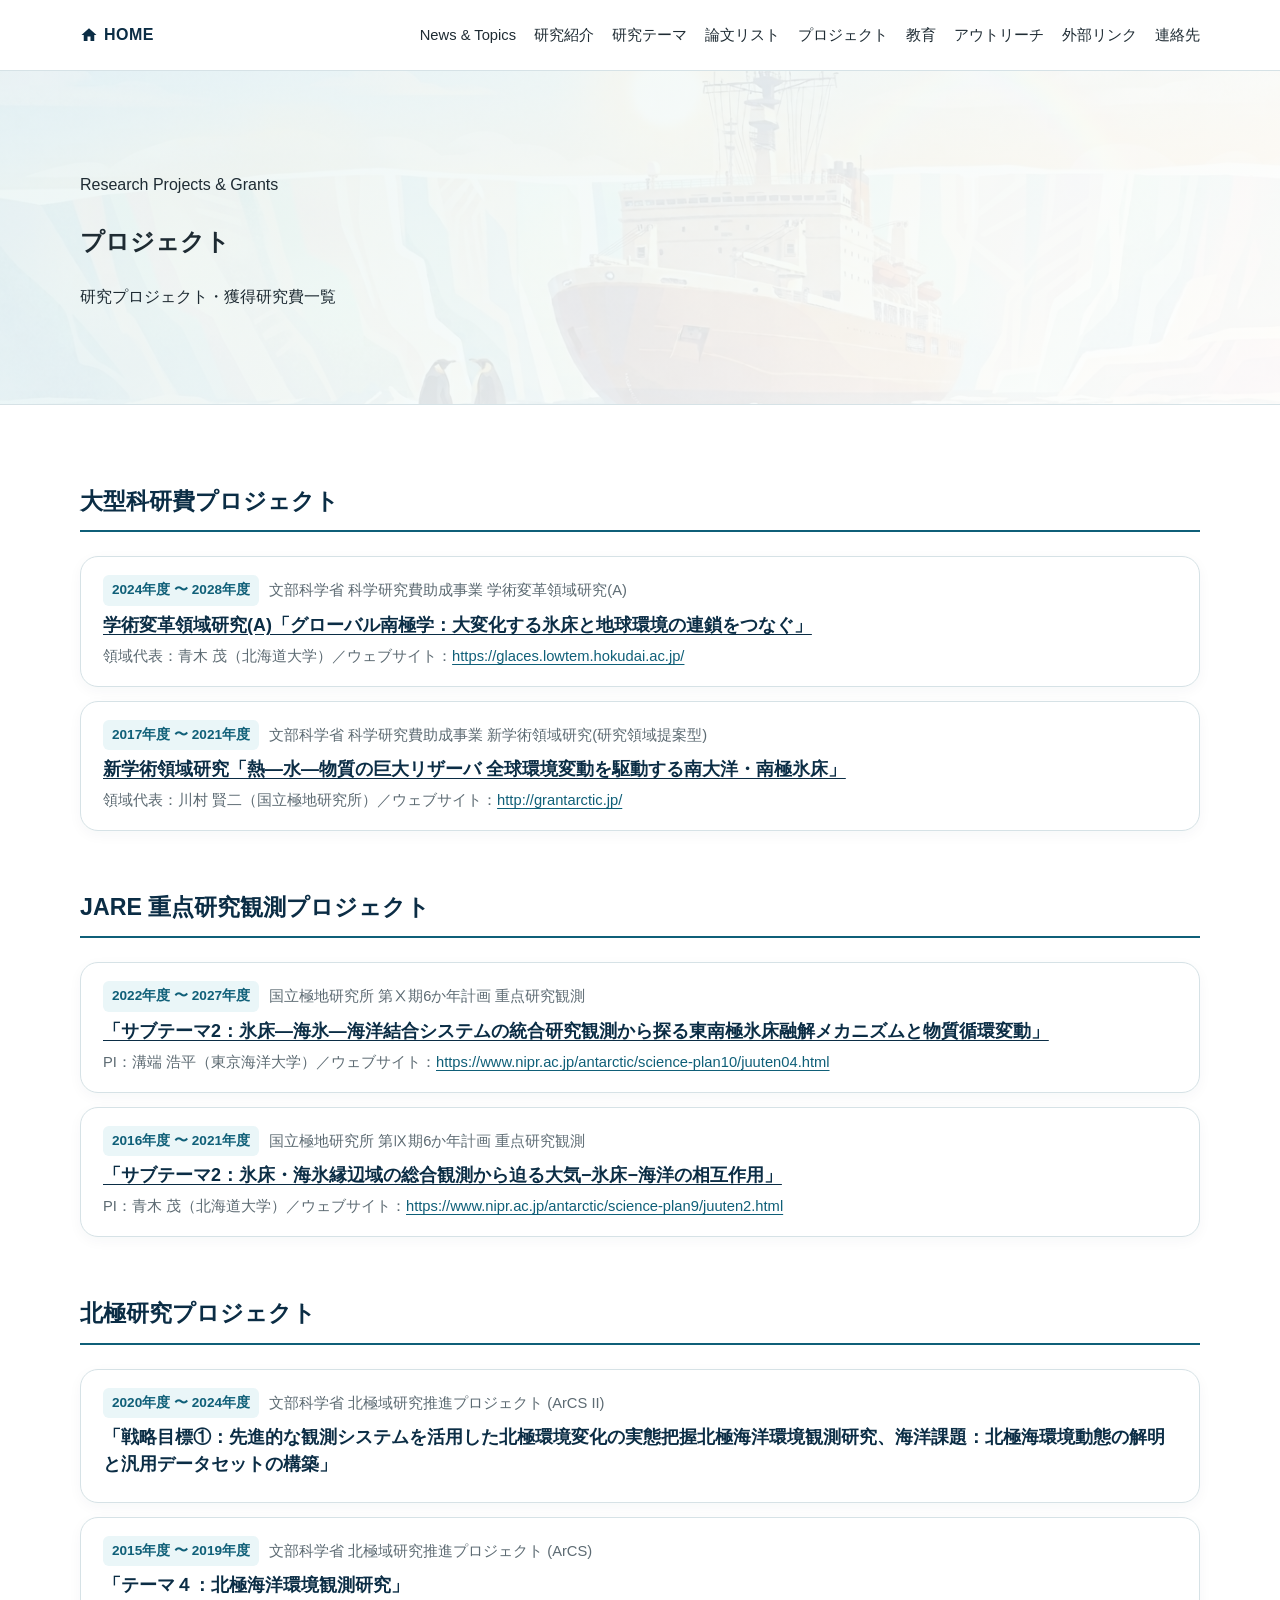
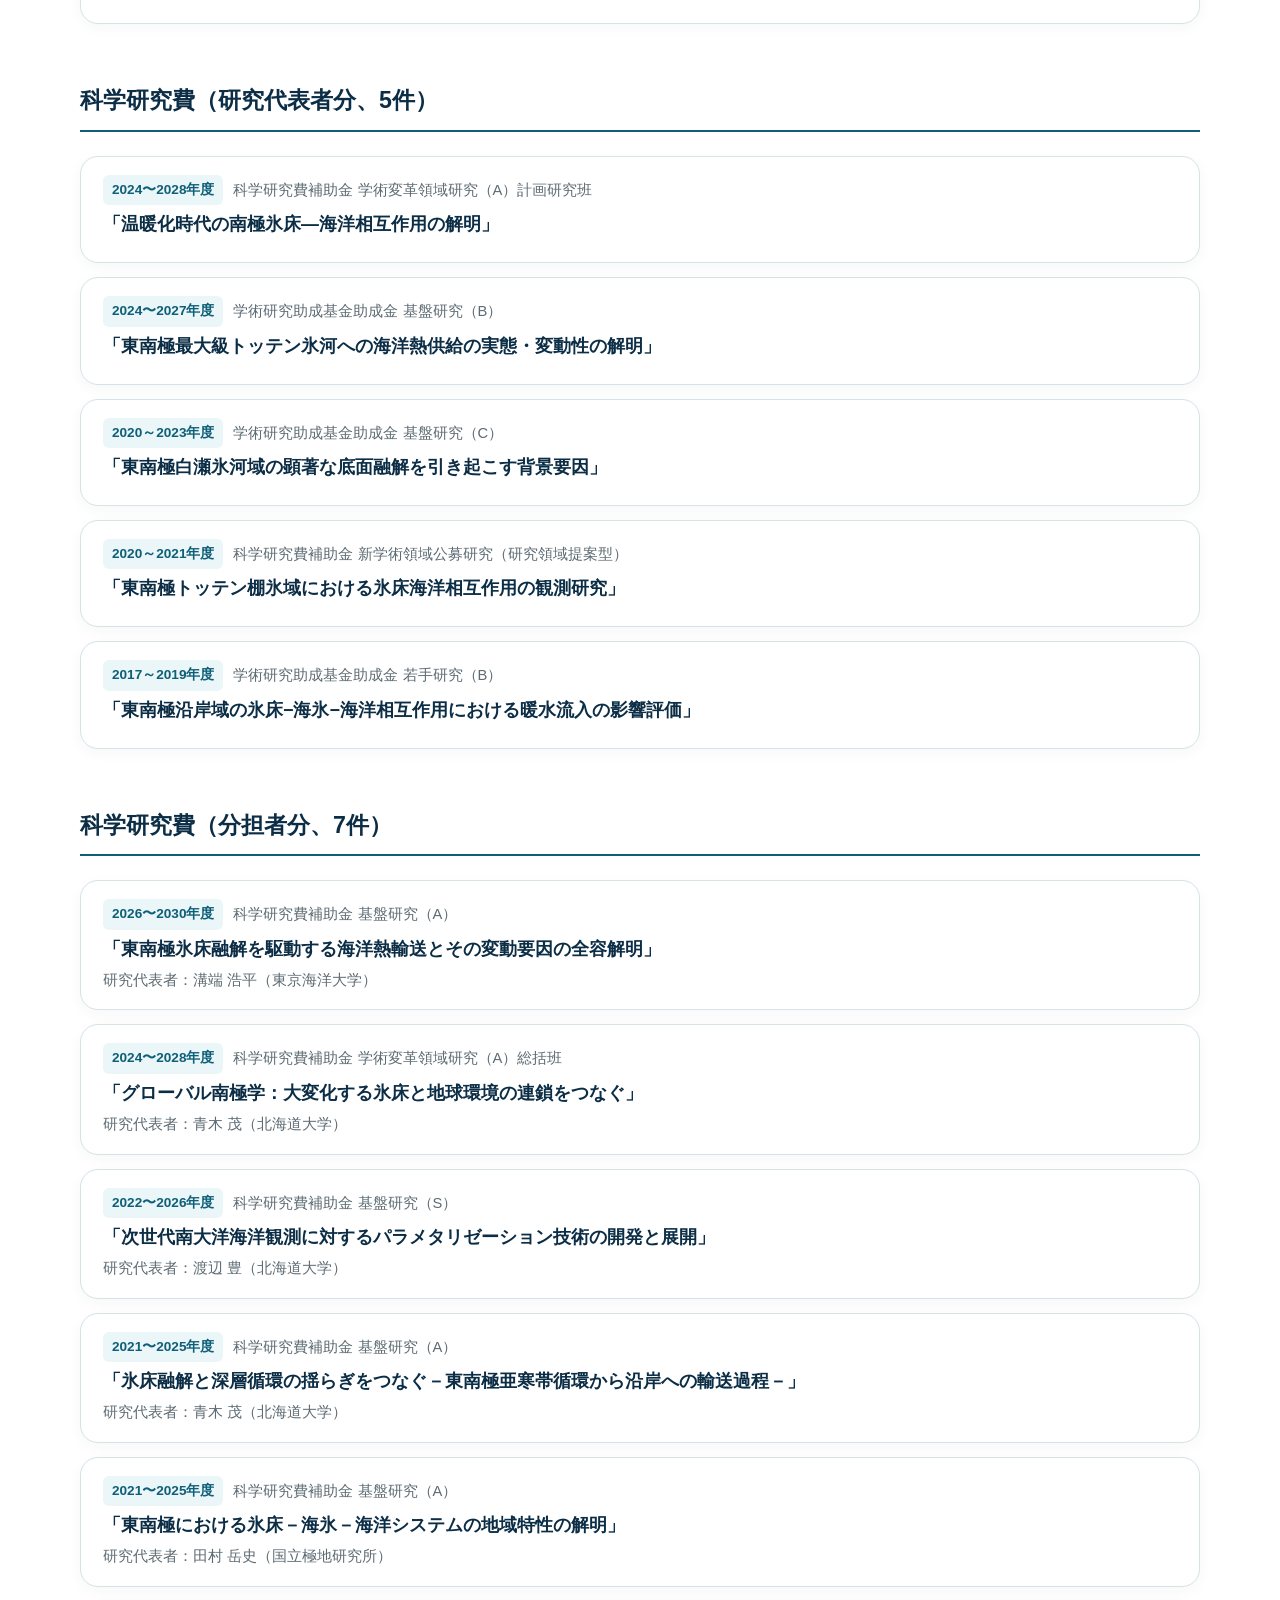
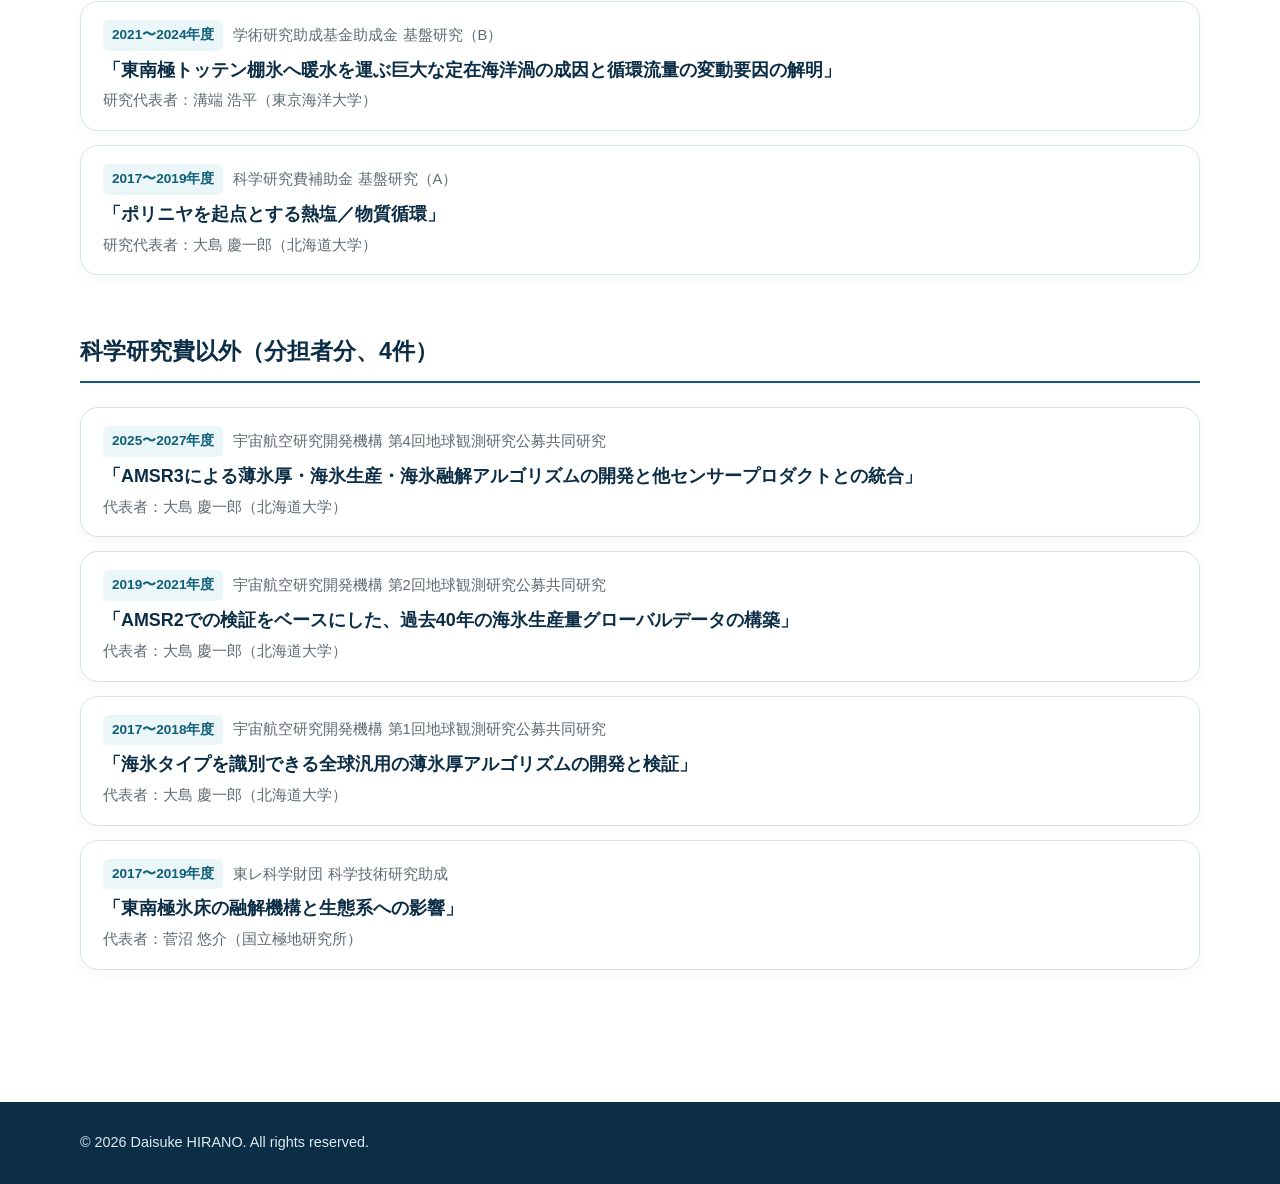
<file: projects.html>
<!DOCTYPE html>
<html lang="ja">
<head>
  <meta charset="UTF-8">
  <meta name="viewport" content="width=device-width, initial-scale=1.0">

  <title>プロジェクト｜平野大輔</title>
  <meta
    name="description"
    content="平野大輔の研究プロジェクト・獲得研究費（大型科研費・JARE重点研究観測・北極研究・科学研究費助成事業・外部資金）一覧。"
  >

  <link rel="stylesheet" href="assets/css/style.css">
  <style>
    /* =========================================================
       ページヒーローの背景にイラストを美しくブレンド
       ========================================================= */
    .page-hero--projects {
      position: relative;
      background:
        linear-gradient(135deg, rgba(234, 246, 248, 0.84), rgba(255, 255, 255, 0.90)),
        url("assets/images/shirase-illustration.jpg") center 40% / cover no-repeat;
      padding: 84px 0 76px;
      border-bottom: 1px solid var(--line);
    }

    /* プロジェクト一覧用スタイル */
    .project-category {
      margin-bottom: 3.5rem;
    }
    .project-category h2 {
      font-size: 1.45rem;
      color: var(--navy);
      border-bottom: 2px solid var(--ocean);
      padding-bottom: 0.5rem;
      margin: 0 0 1.5rem;
    }
    .project-list {
      display: flex;
      flex-direction: column;
      gap: 14px;
    }
    .project-item {
      background: var(--white);
      border: 1px solid var(--line);
      border-radius: var(--radius);
      padding: 18px 22px;
      box-shadow: 0 4px 14px rgba(11, 45, 69, 0.04);
      transition: transform 0.2s ease, box-shadow 0.2s ease;
    }
    .project-item:hover {
      transform: translateY(-2px);
      box-shadow: 0 8px 22px rgba(11, 45, 69, 0.08);
    }
    .project-item-head {
      display: flex;
      align-items: center;
      gap: 10px;
      margin-bottom: 6px;
      flex-wrap: wrap;
    }
    .project-period {
      display: inline-block;
      font-size: 0.85rem;
      font-weight: 700;
      color: var(--ocean);
      background: var(--ice);
      padding: 3px 9px;
      border-radius: 6px;
    }
    .project-type {
      font-size: 0.92rem;
      color: var(--muted);
      font-weight: 500;
    }
    .project-title {
      font-size: 1.12rem;
      color: var(--navy);
      margin: 0 0 6px;
      line-height: 1.5;
    }
    .project-title a {
      color: var(--navy);
      text-decoration: underline;
      text-underline-offset: 0.18em;
    }
    .project-title a:hover {
      color: var(--ocean);
    }
    .project-meta {
      font-size: 0.92rem;
      color: var(--muted);
      margin: 0;
      line-height: 1.55;
    }
    .project-meta a {
      color: var(--ocean);
      text-decoration: underline;
      word-break: break-all;
    }
    @media (max-width: 760px) {
      .page-hero--projects {
        padding: 60px 0 52px;
      }
      .project-item {
        padding: 16px 18px;
      }
      .project-title {
        font-size: 1.05rem;
      }
    }
  </style>
</head>

<body>
  <header class="site-header">
    <div class="header-inner">
      <a class="site-name" href="index.html" aria-label="ホームページへ移動">
        <svg viewBox="0 0 24 24" aria-hidden="true"><path d="M10 20v-6h4v6h5v-8h3L12 3 2 12h3v8z"/></svg>
        <span>HOME</span>
      </a>

      <nav class="site-nav" aria-label="メインメニュー">
        <a href="index.html#news">News &amp; Topics</a>
        <a href="index.html#about">研究紹介</a>
        <a href="index.html#research">研究テーマ</a>
        <a href="publications.html">論文リスト</a>
        <a href="projects.html" aria-current="page">プロジェクト</a>
        <a href="education.html">教育</a>
        <a href="outreach.html">アウトリーチ</a>
        <a href="index.html#links">外部リンク</a>
        <a href="index.html#contact">連絡先</a>
      </nav>
    </div>
  </header>

  <main>
    <section class="page-hero page-hero--projects">
      <div class="container">
        <p class="eyebrow">Research Projects &amp; Grants</p>
        <h1 class="page-title">プロジェクト</h1>
        <p class="page-lead">研究プロジェクト・獲得研究費一覧</p>
      </div>
    </section>

    <section class="section">
      <div class="container">
        <!-- 大型科研費プロジェクト -->
        <section class="project-category">
          <h2>大型科研費プロジェクト</h2>

          <div class="project-list">
            <article class="project-item">
              <div class="project-item-head">
                <span class="project-period">2024年度 〜 2028年度</span>
                <span class="project-type">文部科学省 科学研究費助成事業 学術変革領域研究(A)</span>
              </div>
              <h3 class="project-title">
                <a href="https://glaces.lowtem.hokudai.ac.jp/" target="_blank" rel="noopener noreferrer">
                  学術変革領域研究(A)「グローバル南極学：大変化する氷床と地球環境の連鎖をつなぐ」
                </a>
              </h3>
              <p class="project-meta">領域代表：青木 茂（北海道大学）／ウェブサイト：<a href="https://glaces.lowtem.hokudai.ac.jp/" target="_blank" rel="noopener noreferrer">https://glaces.lowtem.hokudai.ac.jp/</a></p>
            </article>

            <article class="project-item">
              <div class="project-item-head">
                <span class="project-period">2017年度 〜 2021年度</span>
                <span class="project-type">文部科学省 科学研究費助成事業 新学術領域研究(研究領域提案型)</span>
              </div>
              <h3 class="project-title">
                <a href="http://grantarctic.jp/" target="_blank" rel="noopener noreferrer">
                  新学術領域研究「熱―水―物質の巨大リザーバ 全球環境変動を駆動する南大洋・南極氷床」
                </a>
              </h3>
              <p class="project-meta">領域代表：川村 賢二（国立極地研究所）／ウェブサイト：<a href="http://grantarctic.jp/" target="_blank" rel="noopener noreferrer">http://grantarctic.jp/</a></p>
            </article>
          </div>
        </section>

        <!-- JARE 重点研究観測プロジェクト -->
        <section class="project-category">
          <h2>JARE 重点研究観測プロジェクト</h2>

          <div class="project-list">
            <article class="project-item">
              <div class="project-item-head">
                <span class="project-period">2022年度 〜 2027年度</span>
                <span class="project-type">国立極地研究所 第Ⅹ期6か年計画 重点研究観測</span>
              </div>
              <h3 class="project-title">
                <a href="https://www.nipr.ac.jp/antarctic/science-plan10/juuten04.html" target="_blank" rel="noopener noreferrer">
                  「サブテーマ2：氷床―海氷―海洋結合システムの統合研究観測から探る東南極氷床融解メカニズムと物質循環変動」
                </a>
              </h3>
              <p class="project-meta">PI：溝端 浩平（東京海洋大学）／ウェブサイト：<a href="https://www.nipr.ac.jp/antarctic/science-plan10/juuten04.html" target="_blank" rel="noopener noreferrer">https://www.nipr.ac.jp/antarctic/science-plan10/juuten04.html</a></p>
            </article>

            <article class="project-item">
              <div class="project-item-head">
                <span class="project-period">2016年度 〜 2021年度</span>
                <span class="project-type">国立極地研究所 第Ⅸ期6か年計画 重点研究観測</span>
              </div>
              <h3 class="project-title">
                <a href="https://www.nipr.ac.jp/antarctic/science-plan9/juuten2.html" target="_blank" rel="noopener noreferrer">
                  「サブテーマ2：氷床・海氷縁辺域の総合観測から迫る大気−氷床−海洋の相互作用」
                </a>
              </h3>
              <p class="project-meta">PI：青木 茂（北海道大学）／ウェブサイト：<a href="https://www.nipr.ac.jp/antarctic/science-plan9/juuten2.html" target="_blank" rel="noopener noreferrer">https://www.nipr.ac.jp/antarctic/science-plan9/juuten2.html</a></p>
            </article>
          </div>
        </section>

        <!-- 北極研究プロジェクト -->
        <section class="project-category">
          <h2>北極研究プロジェクト</h2>

          <div class="project-list">
            <article class="project-item">
              <div class="project-item-head">
                <span class="project-period">2020年度 〜 2024年度</span>
                <span class="project-type">文部科学省 北極域研究推進プロジェクト (ArCS II)</span>
              </div>
              <h3 class="project-title">
                「戦略目標①：先進的な観測システムを活用した北極環境変化の実態把握北極海洋環境観測研究、海洋課題：北極海環境動態の解明と汎用データセットの構築」
              </h3>
            </article>

            <article class="project-item">
              <div class="project-item-head">
                <span class="project-period">2015年度 〜 2019年度</span>
                <span class="project-type">文部科学省 北極域研究推進プロジェクト (ArCS)</span>
              </div>
              <h3 class="project-title">
                「テーマ４：北極海洋環境観測研究」
              </h3>
            </article>
          </div>
        </section>

        <!-- 科学研究費（研究代表者分、5件） -->
        <section class="project-category">
          <h2>科学研究費（研究代表者分、5件）</h2>

          <div class="project-list">
            <article class="project-item">
              <div class="project-item-head">
                <span class="project-period">2024〜2028年度</span>
                <span class="project-type">科学研究費補助金 学術変革領域研究（A）計画研究班</span>
              </div>
              <h3 class="project-title">
                「温暖化時代の南極氷床―海洋相互作用の解明」
              </h3>
            </article>

            <article class="project-item">
              <div class="project-item-head">
                <span class="project-period">2024〜2027年度</span>
                <span class="project-type">学術研究助成基金助成金 基盤研究（B）</span>
              </div>
              <h3 class="project-title">
                「東南極最大級トッテン氷河への海洋熱供給の実態・変動性の解明」
              </h3>
            </article>

            <article class="project-item">
              <div class="project-item-head">
                <span class="project-period">2020～2023年度</span>
                <span class="project-type">学術研究助成基金助成金 基盤研究（C）</span>
              </div>
              <h3 class="project-title">
                「東南極白瀬氷河域の顕著な底面融解を引き起こす背景要因」
              </h3>
            </article>

            <article class="project-item">
              <div class="project-item-head">
                <span class="project-period">2020～2021年度</span>
                <span class="project-type">科学研究費補助金 新学術領域公募研究（研究領域提案型）</span>
              </div>
              <h3 class="project-title">
                「東南極トッテン棚氷域における氷床海洋相互作用の観測研究」
              </h3>
            </article>

            <article class="project-item">
              <div class="project-item-head">
                <span class="project-period">2017～2019年度</span>
                <span class="project-type">学術研究助成基金助成金 若手研究（B）</span>
              </div>
              <h3 class="project-title">
                「東南極沿岸域の氷床−海氷−海洋相互作用における暖水流入の影響評価」
              </h3>
            </article>
          </div>
        </section>

        <!-- 科学研究費（分担者分、7件） -->
        <section class="project-category">
          <h2>科学研究費（分担者分、7件）</h2>

          <div class="project-list">
            <article class="project-item">
              <div class="project-item-head">
                <span class="project-period">2026〜2030年度</span>
                <span class="project-type">科学研究費補助金 基盤研究（A）</span>
              </div>
              <h3 class="project-title">
                「東南極氷床融解を駆動する海洋熱輸送とその変動要因の全容解明」
              </h3>
              <p class="project-meta">研究代表者：溝端 浩平（東京海洋大学）</p>
            </article>

            <article class="project-item">
              <div class="project-item-head">
                <span class="project-period">2024〜2028年度</span>
                <span class="project-type">科学研究費補助金 学術変革領域研究（A）総括班</span>
              </div>
              <h3 class="project-title">
                「グローバル南極学：大変化する氷床と地球環境の連鎖をつなぐ」
              </h3>
              <p class="project-meta">研究代表者：青木 茂（北海道大学）</p>
            </article>

            <article class="project-item">
              <div class="project-item-head">
                <span class="project-period">2022〜2026年度</span>
                <span class="project-type">科学研究費補助金 基盤研究（S）</span>
              </div>
              <h3 class="project-title">
                「次世代南大洋海洋観測に対するパラメタリゼーション技術の開発と展開」
              </h3>
              <p class="project-meta">研究代表者：渡辺 豊（北海道大学）</p>
            </article>

            <article class="project-item">
              <div class="project-item-head">
                <span class="project-period">2021〜2025年度</span>
                <span class="project-type">科学研究費補助金 基盤研究（A）</span>
              </div>
              <h3 class="project-title">
                「氷床融解と深層循環の揺らぎをつなぐ－東南極亜寒帯循環から沿岸への輸送過程－」
              </h3>
              <p class="project-meta">研究代表者：青木 茂（北海道大学）</p>
            </article>

            <article class="project-item">
              <div class="project-item-head">
                <span class="project-period">2021〜2025年度</span>
                <span class="project-type">科学研究費補助金 基盤研究（A）</span>
              </div>
              <h3 class="project-title">
                「東南極における氷床－海氷－海洋システムの地域特性の解明」
              </h3>
              <p class="project-meta">研究代表者：田村 岳史（国立極地研究所）</p>
            </article>

            <article class="project-item">
              <div class="project-item-head">
                <span class="project-period">2021〜2024年度</span>
                <span class="project-type">学術研究助成基金助成金 基盤研究（B）</span>
              </div>
              <h3 class="project-title">
                「東南極トッテン棚氷へ暖水を運ぶ巨大な定在海洋渦の成因と循環流量の変動要因の解明」
              </h3>
              <p class="project-meta">研究代表者：溝端 浩平（東京海洋大学）</p>
            </article>

            <article class="project-item">
              <div class="project-item-head">
                <span class="project-period">2017〜2019年度</span>
                <span class="project-type">科学研究費補助金 基盤研究（A）</span>
              </div>
              <h3 class="project-title">
                「ポリニヤを起点とする熱塩／物質循環」
              </h3>
              <p class="project-meta">研究代表者：大島 慶一郎（北海道大学）</p>
            </article>
          </div>
        </section>

        <!-- 科学研究費以外（分担者分、4件） -->
        <section class="project-category">
          <h2>科学研究費以外（分担者分、4件）</h2>

          <div class="project-list">
            <article class="project-item">
              <div class="project-item-head">
                <span class="project-period">2025〜2027年度</span>
                <span class="project-type">宇宙航空研究開発機構 第4回地球観測研究公募共同研究</span>
              </div>
              <h3 class="project-title">
                「AMSR3による薄氷厚・海氷生産・海氷融解アルゴリズムの開発と他センサープロダクトとの統合」
              </h3>
              <p class="project-meta">代表者：大島 慶一郎（北海道大学）</p>
            </article>

            <article class="project-item">
              <div class="project-item-head">
                <span class="project-period">2019〜2021年度</span>
                <span class="project-type">宇宙航空研究開発機構 第2回地球観測研究公募共同研究</span>
              </div>
              <h3 class="project-title">
                「AMSR2での検証をベースにした、過去40年の海氷生産量グローバルデータの構築」
              </h3>
              <p class="project-meta">代表者：大島 慶一郎（北海道大学）</p>
            </article>

            <article class="project-item">
              <div class="project-item-head">
                <span class="project-period">2017〜2018年度</span>
                <span class="project-type">宇宙航空研究開発機構 第1回地球観測研究公募共同研究</span>
              </div>
              <h3 class="project-title">
                「海氷タイプを識別できる全球汎用の薄氷厚アルゴリズムの開発と検証」
              </h3>
              <p class="project-meta">代表者：大島 慶一郎（北海道大学）</p>
            </article>

            <article class="project-item">
              <div class="project-item-head">
                <span class="project-period">2017〜2019年度</span>
                <span class="project-type">東レ科学財団 科学技術研究助成</span>
              </div>
              <h3 class="project-title">
                「東南極氷床の融解機構と生態系への影響」
              </h3>
              <p class="project-meta">代表者：菅沼 悠介（国立極地研究所）</p>
            </article>
          </div>
        </section>
      </div>
    </section>
  </main>

  <footer class="site-footer">
    <div class="container">
      <p>© 2026 Daisuke HIRANO. All rights reserved.</p>
    </div>
  </footer>
</body>
</html>
</file>
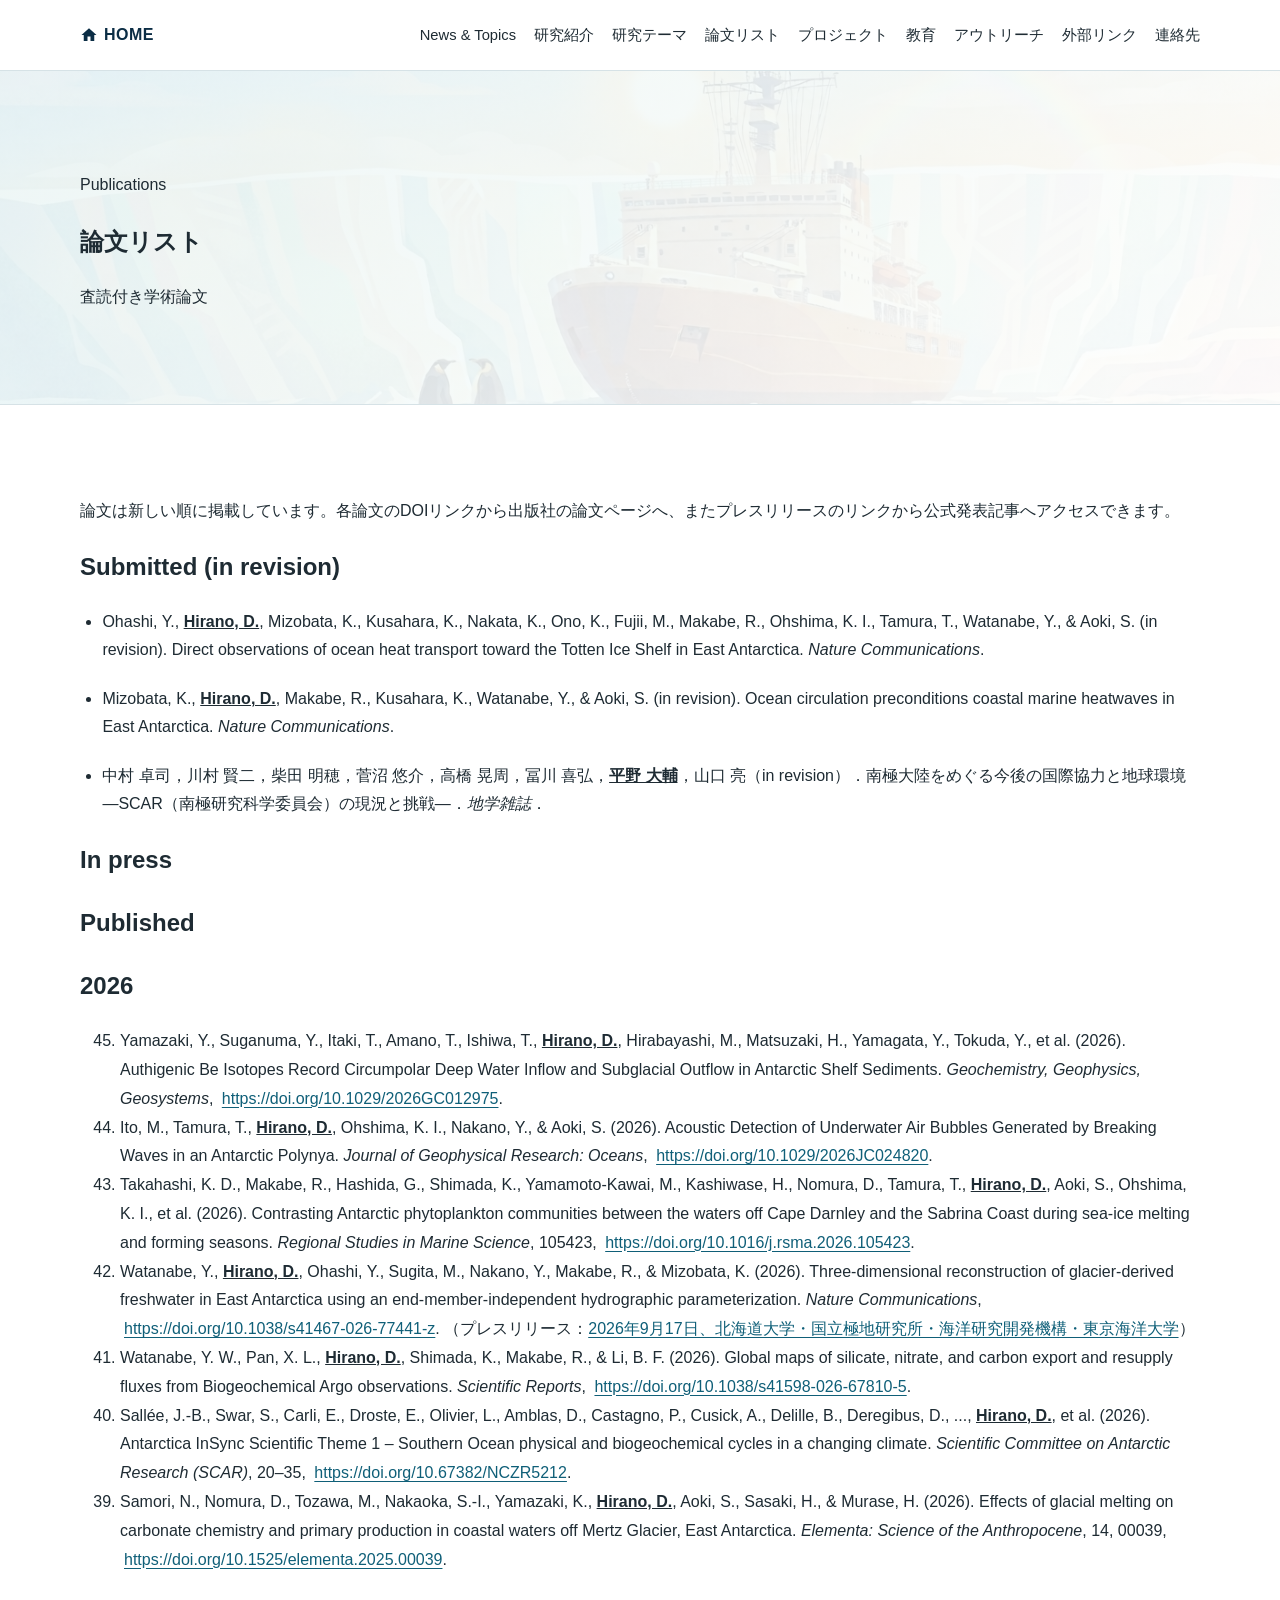
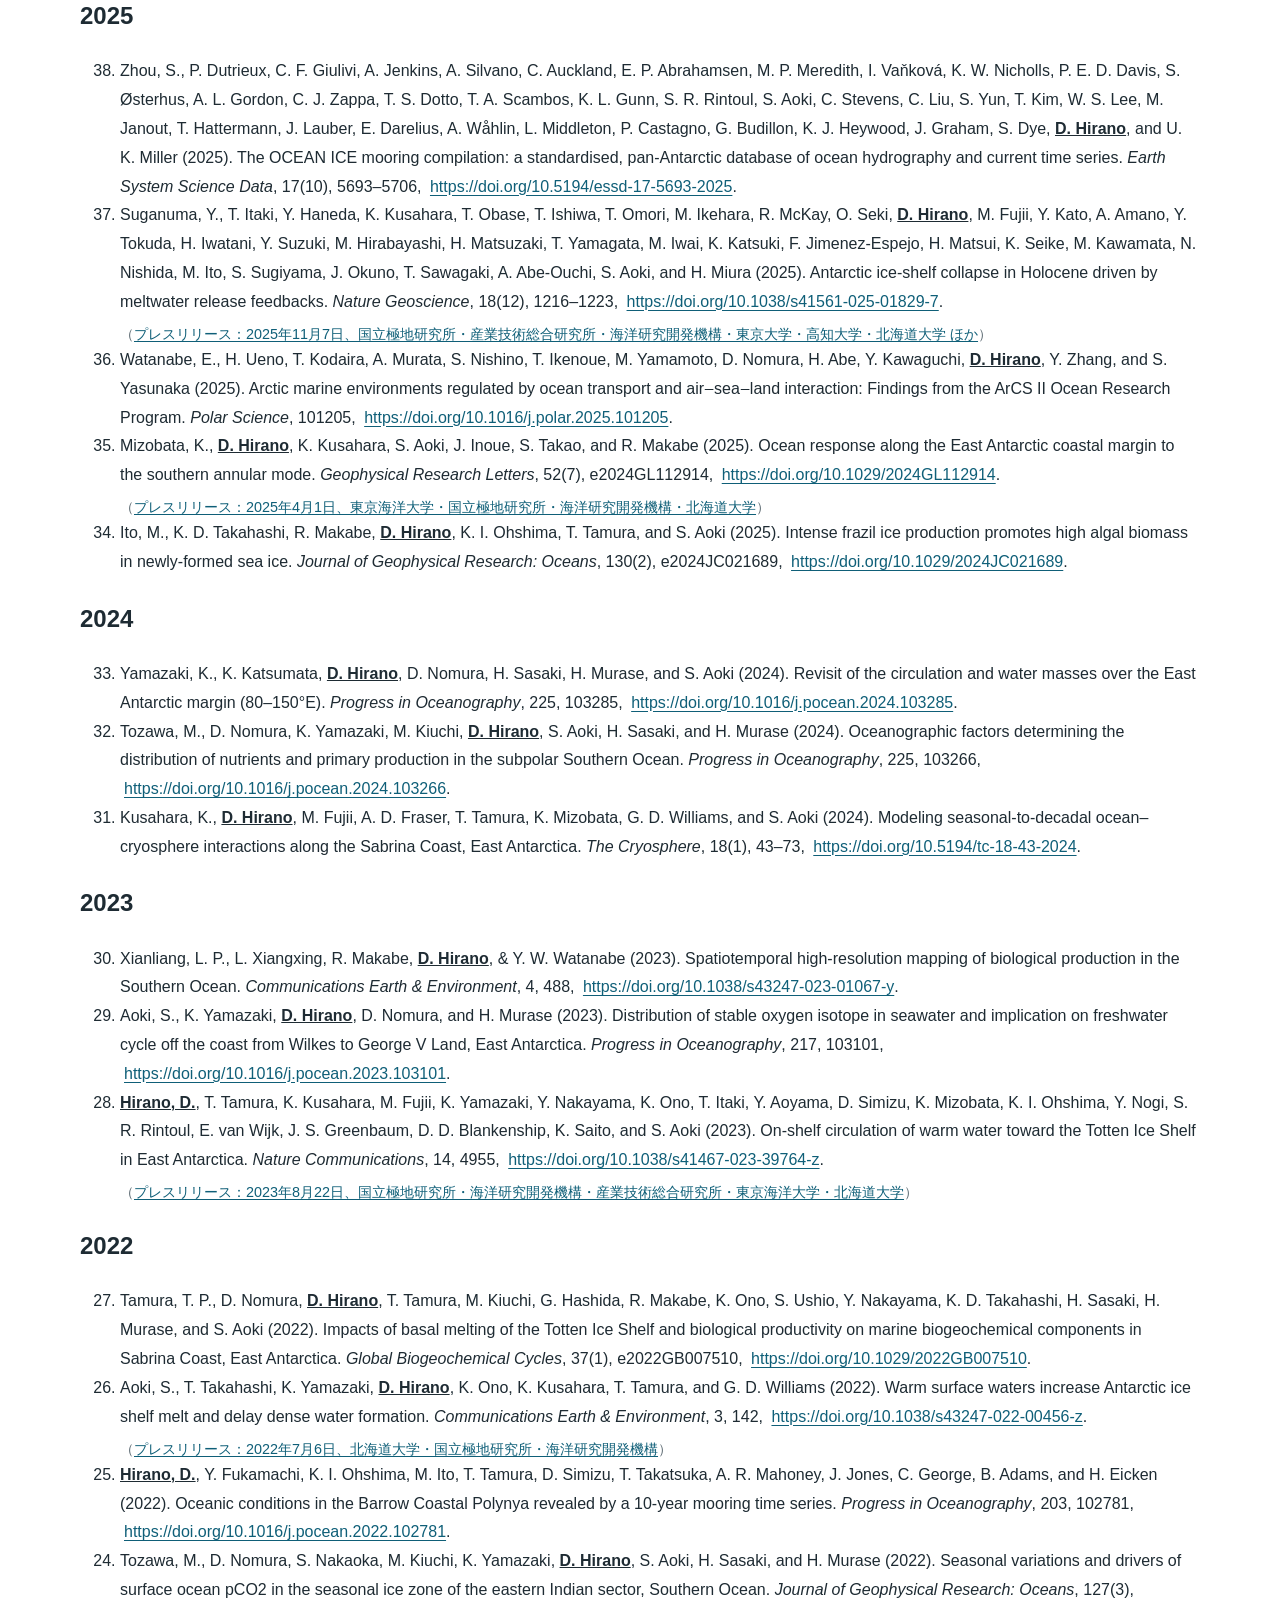
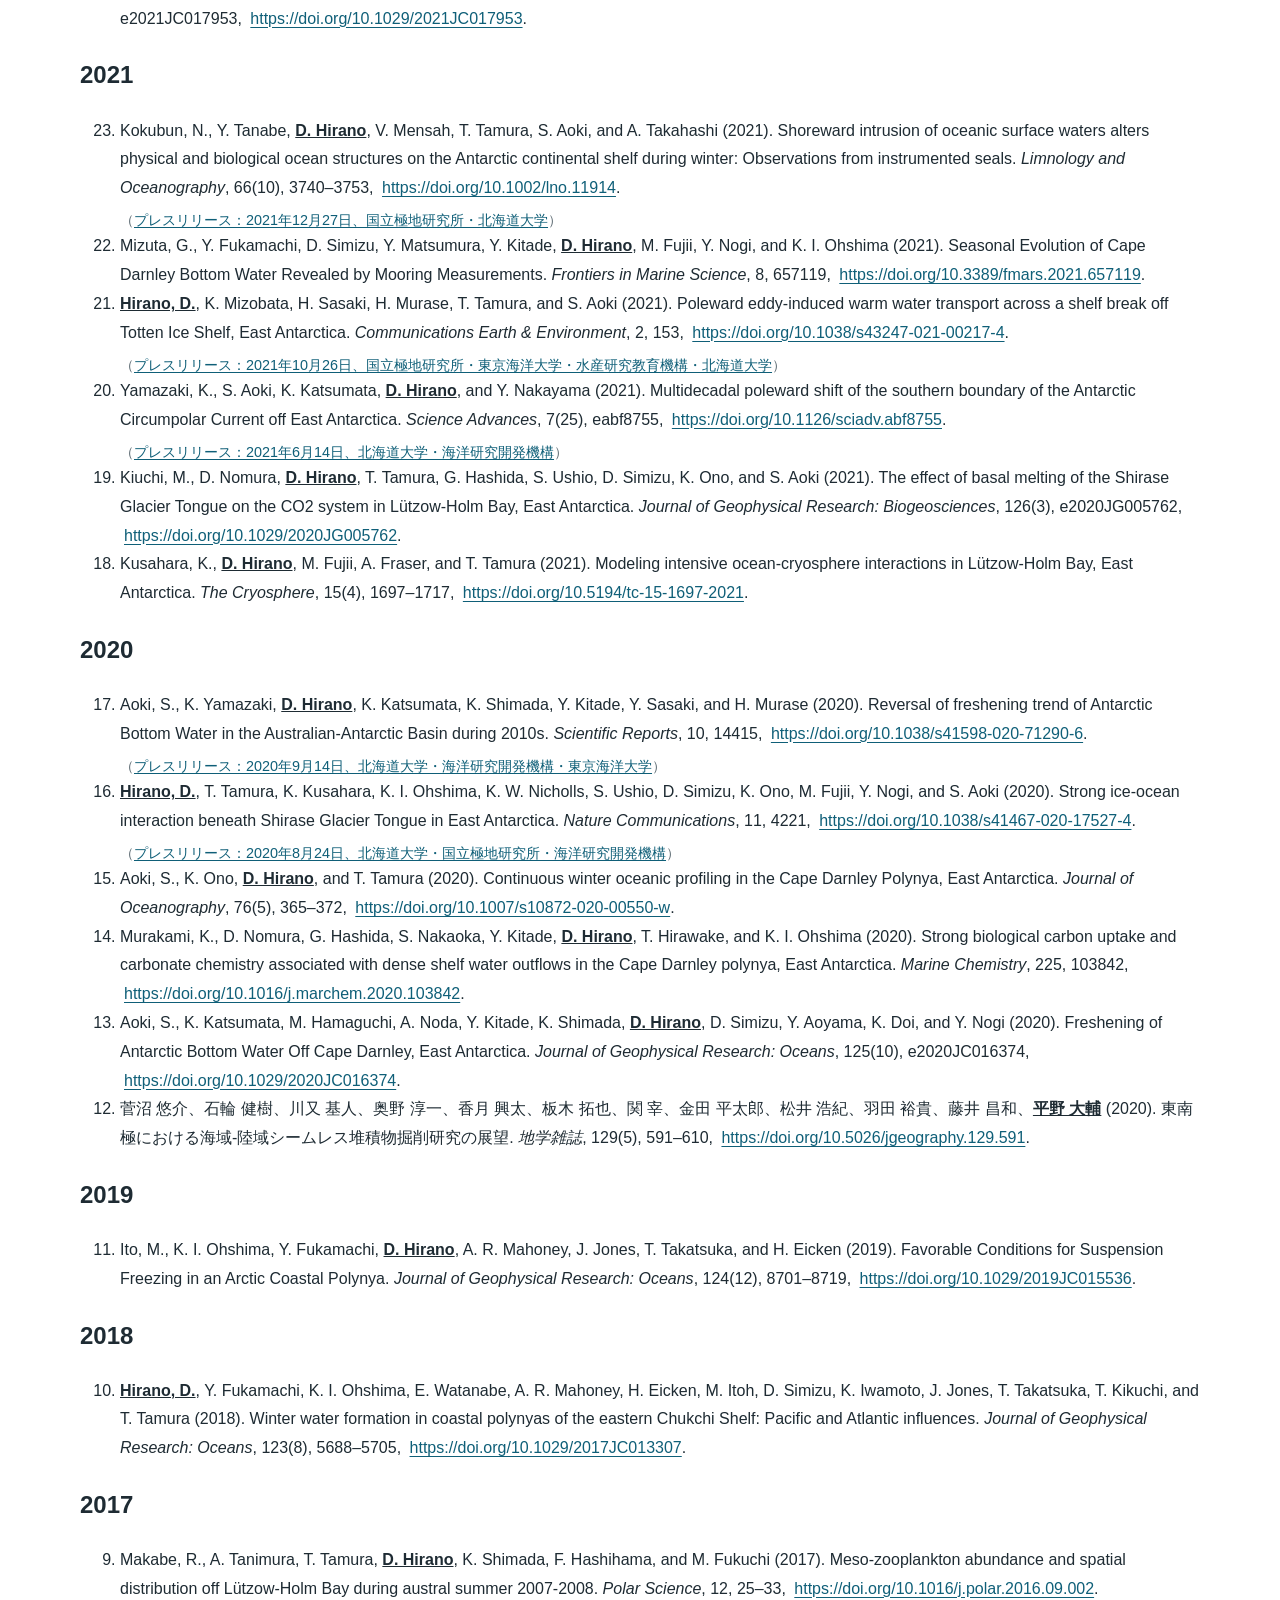
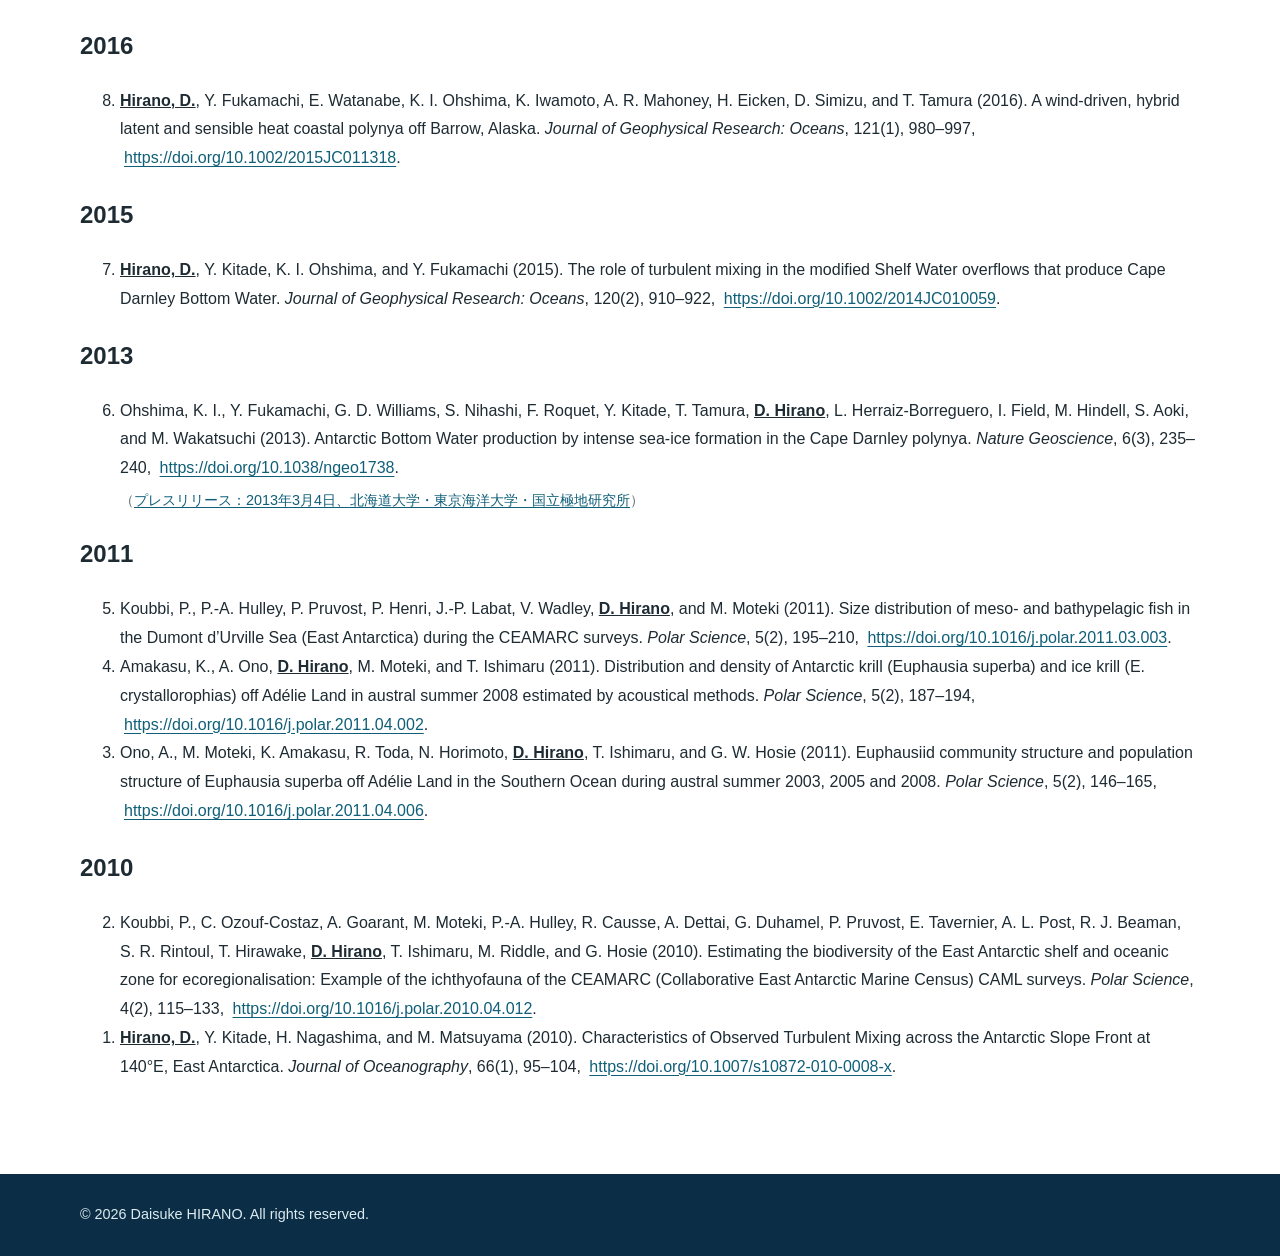
<file: publications.html>
<!DOCTYPE html>
<html lang="ja">
<head>
  <meta charset="UTF-8">
  <meta name="viewport" content="width=device-width, initial-scale=1.0">

  <title>論文リスト｜平野大輔</title>
  <meta
    name="description"
    content="平野大輔の査読付き学術論文一覧。"
  >

  <link rel="stylesheet" href="assets/css/style.css">
  <style>
    /* =========================================================
       ページヒーローの背景にイラストを美しくブレンド
       ========================================================= */
    .page-hero--pubs {
      position: relative;
      background:
        linear-gradient(135deg, rgba(234, 246, 248, 0.84), rgba(255, 255, 255, 0.90)),
        url("assets/images/shirase-illustration.jpg") center 40% / cover no-repeat;
      padding: 84px 0 76px;
      border-bottom: 1px solid var(--line);
    }

    /* In press用（番号なしのフラットなリスト） */
    .in-press-list {
      list-style: disc;
      padding-left: 1.4rem;
      margin: 0;
    }
    .in-press-list > li {
      margin-bottom: 1.3rem;
      line-height: 1.75;
    }
    .in-press-list > li:last-child {
      margin-bottom: 0;
    }

    /* 各文献内のリンクスタイル */
    .pub-doi {
      display: inline-block;
      margin-left: 0.25rem;
      word-break: break-all;
      color: var(--ocean);
      font-family: inherit;
    }
    .pub-doi:hover {
      color: var(--navy);
    }
    .pub-press {
      display: block;
      margin-top: 0.4rem;
      color: var(--muted);
      font-size: 0.9rem;
      line-height: 1.6;
    }
    .pub-press a {
      color: var(--ocean);
      text-decoration: underline;
      text-underline-offset: 0.16em;
      font-weight: 500;
    }
    .pub-press a:hover {
      color: var(--navy);
    }
    @media (max-width: 760px) {
      .page-hero--pubs {
        padding: 60px 0 52px;
      }
    }
  </style>
</head>

<body>
  <header class="site-header">
  <div class="header-inner">
    <a class="site-name" href="index.html" aria-label="ホームページへ移動">
      <svg viewBox="0 0 24 24" aria-hidden="true"><path d="M10 20v-6h4v6h5v-8h3L12 3 2 12h3v8z"/></svg>
      <span>HOME</span>
    </a>
    <nav class="site-nav" aria-label="メインメニュー">
      <a href="index.html#news">News &amp; Topics</a>
      <a href="index.html#about">研究紹介</a>
      <a href="index.html#research">研究テーマ</a>
      <a href="publications.html" aria-current="page">論文リスト</a>
      <a href="projects.html">プロジェクト</a>
      <a href="education.html">教育</a>
      <a href="outreach.html">アウトリーチ</a>
      <a href="index.html#links">外部リンク</a>
      <a href="index.html#contact">連絡先</a>
    </nav>
  </div>
</header>

  <main>
    <section class="page-hero page-hero--pubs">
      <div class="container">
        <p class="eyebrow">Publications</p>
        <h1 class="page-title">論文リスト</h1>
        <p class="page-lead">査読付き学術論文</p>
      </div>
    </section>

    <section class="section">
      <div class="container publication-layout">
        <aside class="publication-note" aria-label="論文一覧の注記">
          <p>
            論文は新しい順に掲載しています。各論文のDOIリンクから出版社の論文ページへ、またプレスリリースのリンクから公式発表記事へアクセスできます。
          </p>
        </aside>

        <div class="publication-content">
          <!-- In press（番号なし） -->
          <section class="publication-year" aria-labelledby="submitted-revision-heading">
            <h2 id="submitted-revision-heading">Submitted (in revision)</h2>
            <ul class="in-press-list">
              <li>Ohashi, Y., <strong><u>Hirano, D.</u></strong>, Mizobata, K., Kusahara, K., Nakata, K., Ono, K., Fujii, M., Makabe, R., Ohshima, K. I., Tamura, T., Watanabe, Y., &amp; Aoki, S. (in revision). Direct observations of ocean heat transport toward the Totten Ice Shelf in East Antarctica. <em>Nature Communications</em>.</li>
              <li>Mizobata, K., <strong><u>Hirano, D.</u></strong>, Makabe, R., Kusahara, K., Watanabe, Y., &amp; Aoki, S. (in revision). Ocean circulation preconditions coastal marine heatwaves in East Antarctica. <em>Nature Communications</em>.</li>
              <li>中村 卓司，川村 賢二，柴田 明穂，菅沼 悠介，高橋 晃周，冨川 喜弘，<strong><u>平野 大輔</u></strong>，山口 亮（in revision）．南極大陸をめぐる今後の国際協力と地球環境―SCAR（南極研究科学委員会）の現況と挑戦―．<em>地学雑誌</em>．</li>
            </ul>
          </section>

          <section class="publication-year" aria-labelledby="in-press-heading">
            <h2 id="in-press-heading">In press</h2>

            <ul class="in-press-list">
</ul>
          </section>

          <section class="publication-year publication-year--published" aria-labelledby="published-heading">
            <h2 id="published-heading">Published</h2>
          </section>

          <!-- 2026 -->
          <section class="publication-year" aria-labelledby="year-2026-heading">
            <h2 id="year-2026-heading">2026</h2>

            <ol class="publication-list">
              <li value="45">Yamazaki, Y., Suganuma, Y., Itaki, T., Amano, T., Ishiwa, T., <strong><u>Hirano, D.</u></strong>, Hirabayashi, M., Matsuzaki, H., Yamagata, Y., Tokuda, Y., et al. (2026). Authigenic Be Isotopes Record Circumpolar Deep Water Inflow and Subglacial Outflow in Antarctic Shelf Sediments. <em>Geochemistry, Geophysics, Geosystems</em>, <a class="pub-doi" href="https://agupubs.onlinelibrary.wiley.com/doi/10.1029/2026GC012975" target="_blank" rel="noopener noreferrer">https://doi.org/10.1029/2026GC012975</a>.</li>
              <li value="44">Ito, M., Tamura, T., <strong><u>Hirano, D.</u></strong>, Ohshima, K. I., Nakano, Y., &amp; Aoki, S. (2026). Acoustic Detection of Underwater Air Bubbles Generated by Breaking Waves in an Antarctic Polynya. <em>Journal of Geophysical Research: Oceans</em>, <a class="pub-doi" href="https://doi.org/10.1029/2026JC024820" target="_blank" rel="noopener noreferrer">https://doi.org/10.1029/2026JC024820</a>.</li>
              <li value="43">
                Takahashi, K. D., Makabe, R., Hashida, G., Shimada, K.,
                Yamamoto-Kawai, M., Kashiwase, H., Nomura, D., Tamura, T.,
                <strong><u>Hirano, D.</u></strong>, Aoki, S., Ohshima, K. I., et al. (2026).
                Contrasting Antarctic phytoplankton communities between the waters off Cape Darnley and the Sabrina Coast during sea-ice melting and forming seasons.
                <em>Regional Studies in Marine Science</em>, 105423,
                <a class="pub-doi" href="https://doi.org/10.1016/j.rsma.2026.105423" target="_blank" rel="noopener noreferrer">https://doi.org/10.1016/j.rsma.2026.105423</a>.
              </li>

              <li value="42">
                Watanabe, Y., <strong><u>Hirano, D.</u></strong>, Ohashi, Y., Sugita, M., Nakano, Y.,
                Makabe, R., &amp; Mizobata, K. (2026).
                Three-dimensional reconstruction of glacier-derived freshwater in East Antarctica using an end-member-independent hydrographic parameterization.
                <em>Nature Communications</em>,
                <a class="pub-doi" href="https://doi.org/10.1038/s41467-026-77441-z" target="_blank" rel="noopener noreferrer">https://doi.org/10.1038/s41467-026-77441-z</a>.
                （プレスリリース：<a href="https://www.hokudai.ac.jp/news/2026/09/post-2445.html" target="_blank" rel="noopener noreferrer">2026年9月17日、北海道大学・国立極地研究所・海洋研究開発機構・東京海洋大学</a>）
              </li>

              <li value="41">
                Watanabe, Y. W., Pan, X. L., <strong><u>Hirano, D.</u></strong>, Shimada, K., Makabe, R.,
                &amp; Li, B. F. (2026).
                Global maps of silicate, nitrate, and carbon export and resupply fluxes from Biogeochemical Argo observations.
                <em>Scientific Reports</em>,
                <a class="pub-doi" href="https://doi.org/10.1038/s41598-026-67810-5" target="_blank" rel="noopener noreferrer">https://doi.org/10.1038/s41598-026-67810-5</a>.
              </li>

              <li value="40">
                Sallée, J.-B., Swar, S., Carli, E., Droste, E., Olivier, L.,
                Amblas, D., Castagno, P., Cusick, A., Delille, B.,
                Deregibus, D., ..., <strong><u>Hirano, D.</u></strong>, et al. (2026).
                Antarctica InSync Scientific Theme 1 – Southern Ocean physical and biogeochemical cycles in a changing climate.
                <em>Scientific Committee on Antarctic Research (SCAR)</em>, 20–35,
                <a class="pub-doi" href="https://doi.org/10.67382/NCZR5212" target="_blank" rel="noopener noreferrer">https://doi.org/10.67382/NCZR5212</a>.
              </li>

              <li value="39">
                Samori, N., Nomura, D., Tozawa, M., Nakaoka, S.-I., Yamazaki, K.,
                <strong><u>Hirano, D.</u></strong>, Aoki, S., Sasaki, H., &amp; Murase, H. (2026).
                Effects of glacial melting on carbonate chemistry and primary production in coastal waters off Mertz Glacier, East Antarctica.
                <em>Elementa: Science of the Anthropocene</em>, 14, 00039,
                <a class="pub-doi" href="https://doi.org/10.1525/elementa.2025.00039" target="_blank" rel="noopener noreferrer">https://doi.org/10.1525/elementa.2025.00039</a>.
              </li>
            </ol>
          </section>

          <!-- 2025 -->
          <section class="publication-year" aria-labelledby="year-2025-heading">
            <h2 id="year-2025-heading">2025</h2>

            <ol class="publication-list">
              <li value="38">
                Zhou, S., P. Dutrieux, C. F. Giulivi, A. Jenkins, A. Silvano, C. Auckland, E. P. Abrahamsen, M. P. Meredith, I. Vaňková, K. W. Nicholls, P. E. D. Davis, S. Østerhus, A. L. Gordon, C. J. Zappa, T. S. Dotto, T. A. Scambos, K. L. Gunn, S. R. Rintoul, S. Aoki, C. Stevens, C. Liu, S. Yun, T. Kim, W. S. Lee, M. Janout, T. Hattermann, J. Lauber, E. Darelius, A. Wåhlin, L. Middleton, P. Castagno, G. Budillon, K. J. Heywood, J. Graham, S. Dye, <strong><u>D. Hirano</u></strong>, and U. K. Miller (2025).
                The OCEAN ICE mooring compilation: a standardised, pan-Antarctic database of ocean hydrography and current time series.
                <em>Earth System Science Data</em>, 17(10), 5693–5706,
                <a class="pub-doi" href="https://doi.org/10.5194/essd-17-5693-2025" target="_blank" rel="noopener noreferrer">https://doi.org/10.5194/essd-17-5693-2025</a>.
              </li>

              <li value="37">
                Suganuma, Y., T. Itaki, Y. Haneda, K. Kusahara, T. Obase, T. Ishiwa, T. Omori, M. Ikehara, R. McKay, O. Seki, <strong><u>D. Hirano</u></strong>, M. Fujii, Y. Kato, A. Amano, Y. Tokuda, H. Iwatani, Y. Suzuki, M. Hirabayashi, H. Matsuzaki, T. Yamagata, M. Iwai, K. Katsuki, F. Jimenez-Espejo, H. Matsui, K. Seike, M. Kawamata, N. Nishida, M. Ito, S. Sugiyama, J. Okuno, T. Sawagaki, A. Abe-Ouchi, S. Aoki, and H. Miura (2025).
                Antarctic ice-shelf collapse in Holocene driven by meltwater release feedbacks.
                <em>Nature Geoscience</em>, 18(12), 1216–1223,
                <a class="pub-doi" href="https://doi.org/10.1038/s41561-025-01829-7" target="_blank" rel="noopener noreferrer">https://doi.org/10.1038/s41561-025-01829-7</a>.
                <span class="pub-press">（<a href="https://www.nipr.ac.jp/info2025/20251107.html" target="_blank" rel="noopener noreferrer">プレスリリース：2025年11月7日、国立極地研究所・産業技術総合研究所・海洋研究開発機構・東京大学・高知大学・北海道大学 ほか</a>）</span>
              </li>

              <li value="36">
                Watanabe, E., H. Ueno, T. Kodaira, A. Murata, S. Nishino, T. Ikenoue, M. Yamamoto, D. Nomura, H. Abe, Y. Kawaguchi, <strong><u>D. Hirano</u></strong>, Y. Zhang, and S. Yasunaka (2025).
                Arctic marine environments regulated by ocean transport and air‒sea‒land interaction: Findings from the ArCS II Ocean Research Program.
                <em>Polar Science</em>, 101205,
                <a class="pub-doi" href="https://doi.org/10.1016/j.polar.2025.101205" target="_blank" rel="noopener noreferrer">https://doi.org/10.1016/j.polar.2025.101205</a>.
              </li>

              <li value="35">
                Mizobata, K., <strong><u>D. Hirano</u></strong>, K. Kusahara, S. Aoki, J. Inoue, S. Takao, and R. Makabe (2025).
                Ocean response along the East Antarctic coastal margin to the southern annular mode.
                <em>Geophysical Research Letters</em>, 52(7), e2024GL112914,
                <a class="pub-doi" href="https://doi.org/10.1029/2024GL112914" target="_blank" rel="noopener noreferrer">https://doi.org/10.1029/2024GL112914</a>.
                <span class="pub-press">（<a href="https://www.kaiyodai.ac.jp/faculty/r/news/detail/_20.html" target="_blank" rel="noopener noreferrer">プレスリリース：2025年4月1日、東京海洋大学・国立極地研究所・海洋研究開発機構・北海道大学</a>）</span>
              </li>

              <li value="34">
                Ito, M., K. D. Takahashi, R. Makabe, <strong><u>D. Hirano</u></strong>, K. I. Ohshima, T. Tamura, and S. Aoki (2025).
                Intense frazil ice production promotes high algal biomass in newly-formed sea ice.
                <em>Journal of Geophysical Research: Oceans</em>, 130(2), e2024JC021689,
                <a class="pub-doi" href="https://doi.org/10.1029/2024JC021689" target="_blank" rel="noopener noreferrer">https://doi.org/10.1029/2024JC021689</a>.
              </li>
            </ol>
          </section>

          <!-- 2024 -->
          <section class="publication-year" aria-labelledby="year-2024-heading">
            <h2 id="year-2024-heading">2024</h2>

            <ol class="publication-list">
              <li value="33">
                Yamazaki, K., K. Katsumata, <strong><u>D. Hirano</u></strong>, D. Nomura, H. Sasaki, H. Murase, and S. Aoki (2024).
                Revisit of the circulation and water masses over the East Antarctic margin (80–150°E).
                <em>Progress in Oceanography</em>, 225, 103285,
                <a class="pub-doi" href="https://doi.org/10.1016/j.pocean.2024.103285" target="_blank" rel="noopener noreferrer">https://doi.org/10.1016/j.pocean.2024.103285</a>.
              </li>

              <li value="32">
                Tozawa, M., D. Nomura, K. Yamazaki, M. Kiuchi, <strong><u>D. Hirano</u></strong>, S. Aoki, H. Sasaki, and H. Murase (2024).
                Oceanographic factors determining the distribution of nutrients and primary production in the subpolar Southern Ocean.
                <em>Progress in Oceanography</em>, 225, 103266,
                <a class="pub-doi" href="https://doi.org/10.1016/j.pocean.2024.103266" target="_blank" rel="noopener noreferrer">https://doi.org/10.1016/j.pocean.2024.103266</a>.
              </li>

              <li value="31">
                Kusahara, K., <strong><u>D. Hirano</u></strong>, M. Fujii, A. D. Fraser, T. Tamura, K. Mizobata, G. D. Williams, and S. Aoki (2024).
                Modeling seasonal-to-decadal ocean–cryosphere interactions along the Sabrina Coast, East Antarctica.
                <em>The Cryosphere</em>, 18(1), 43–73,
                <a class="pub-doi" href="https://doi.org/10.5194/tc-18-43-2024" target="_blank" rel="noopener noreferrer">https://doi.org/10.5194/tc-18-43-2024</a>.
              </li>
            </ol>
          </section>

          <!-- 2023 -->
          <section class="publication-year" aria-labelledby="year-2023-heading">
            <h2 id="year-2023-heading">2023</h2>

            <ol class="publication-list">
              <li value="30">
                Xianliang, L. P., L. Xiangxing, R. Makabe, <strong><u>D. Hirano</u></strong>, &amp; Y. W. Watanabe (2023).
                Spatiotemporal high-resolution mapping of biological production in the Southern Ocean.
                <em>Communications Earth &amp; Environment</em>, 4, 488,
                <a class="pub-doi" href="https://doi.org/10.1038/s43247-023-01067-y" target="_blank" rel="noopener noreferrer">https://doi.org/10.1038/s43247-023-01067-y</a>.
              </li>

              <li value="29">
                Aoki, S., K. Yamazaki, <strong><u>D. Hirano</u></strong>, D. Nomura, and H. Murase (2023).
                Distribution of stable oxygen isotope in seawater and implication on freshwater cycle off the coast from Wilkes to George V Land, East Antarctica.
                <em>Progress in Oceanography</em>, 217, 103101,
                <a class="pub-doi" href="https://doi.org/10.1016/j.pocean.2023.103101" target="_blank" rel="noopener noreferrer">https://doi.org/10.1016/j.pocean.2023.103101</a>.
              </li>

              <li value="28">
                <strong><u>Hirano, D.</u></strong>, T. Tamura, K. Kusahara, M. Fujii, K. Yamazaki, Y. Nakayama, K. Ono, T. Itaki, Y. Aoyama, D. Simizu, K. Mizobata, K. I. Ohshima, Y. Nogi, S. R. Rintoul, E. van Wijk, J. S. Greenbaum, D. D. Blankenship, K. Saito, and S. Aoki (2023).
                On-shelf circulation of warm water toward the Totten Ice Shelf in East Antarctica.
                <em>Nature Communications</em>, 14, 4955,
                <a class="pub-doi" href="https://doi.org/10.1038/s41467-023-39764-z" target="_blank" rel="noopener noreferrer">https://doi.org/10.1038/s41467-023-39764-z</a>.
                <span class="pub-press">（<a href="https://www.nipr.ac.jp/info2023/20230822.html" target="_blank" rel="noopener noreferrer">プレスリリース：2023年8月22日、国立極地研究所・海洋研究開発機構・産業技術総合研究所・東京海洋大学・北海道大学</a>）</span>
              </li>
            </ol>
          </section>

          <!-- 2022 -->
          <section class="publication-year" aria-labelledby="year-2022-heading">
            <h2 id="year-2022-heading">2022</h2>

            <ol class="publication-list">
              <li value="27">
                Tamura, T. P., D. Nomura, <strong><u>D. Hirano</u></strong>, T. Tamura, M. Kiuchi, G. Hashida, R. Makabe, K. Ono, S. Ushio, Y. Nakayama, K. D. Takahashi, H. Sasaki, H. Murase, and S. Aoki (2022).
                Impacts of basal melting of the Totten Ice Shelf and biological productivity on marine biogeochemical components in Sabrina Coast, East Antarctica.
                <em>Global Biogeochemical Cycles</em>, 37(1), e2022GB007510,
                <a class="pub-doi" href="https://doi.org/10.1029/2022GB007510" target="_blank" rel="noopener noreferrer">https://doi.org/10.1029/2022GB007510</a>.
              </li>

              <li value="26">
                Aoki, S., T. Takahashi, K. Yamazaki, <strong><u>D. Hirano</u></strong>, K. Ono, K. Kusahara, T. Tamura, and G. D. Williams (2022).
                Warm surface waters increase Antarctic ice shelf melt and delay dense water formation.
                <em>Communications Earth &amp; Environment</em>, 3, 142,
                <a class="pub-doi" href="https://doi.org/10.1038/s43247-022-00456-z" target="_blank" rel="noopener noreferrer">https://doi.org/10.1038/s43247-022-00456-z</a>.
                <span class="pub-press">（<a href="https://www.hokudai.ac.jp/news/pdf/220706_pr3.pdf" target="_blank" rel="noopener noreferrer">プレスリリース：2022年7月6日、北海道大学・国立極地研究所・海洋研究開発機構</a>）</span>
              </li>

              <li value="25">
                <strong><u>Hirano, D.</u></strong>, Y. Fukamachi, K. I. Ohshima, M. Ito, T. Tamura, D. Simizu, T. Takatsuka, A. R. Mahoney, J. Jones, C. George, B. Adams, and H. Eicken (2022).
                Oceanic conditions in the Barrow Coastal Polynya revealed by a 10-year mooring time series.
                <em>Progress in Oceanography</em>, 203, 102781,
                <a class="pub-doi" href="https://doi.org/10.1016/j.pocean.2022.102781" target="_blank" rel="noopener noreferrer">https://doi.org/10.1016/j.pocean.2022.102781</a>.
              </li>

              <li value="24">
                Tozawa, M., D. Nomura, S. Nakaoka, M. Kiuchi, K. Yamazaki, <strong><u>D. Hirano</u></strong>, S. Aoki, H. Sasaki, and H. Murase (2022).
                Seasonal variations and drivers of surface ocean pCO2 in the seasonal ice zone of the eastern Indian sector, Southern Ocean.
                <em>Journal of Geophysical Research: Oceans</em>, 127(3), e2021JC017953,
                <a class="pub-doi" href="https://doi.org/10.1029/2021JC017953" target="_blank" rel="noopener noreferrer">https://doi.org/10.1029/2021JC017953</a>.
              </li>
            </ol>
          </section>

          <!-- 2021 -->
          <section class="publication-year" aria-labelledby="year-2021-heading">
            <h2 id="year-2021-heading">2021</h2>

            <ol class="publication-list">
              <li value="23">
                Kokubun, N., Y. Tanabe, <strong><u>D. Hirano</u></strong>, V. Mensah, T. Tamura, S. Aoki, and A. Takahashi (2021).
                Shoreward intrusion of oceanic surface waters alters physical and biological ocean structures on the Antarctic continental shelf during winter: Observations from instrumented seals.
                <em>Limnology and Oceanography</em>, 66(10), 3740–3753,
                <a class="pub-doi" href="https://doi.org/10.1002/lno.11914" target="_blank" rel="noopener noreferrer">https://doi.org/10.1002/lno.11914</a>.
                <span class="pub-press">（<a href="https://www.nipr.ac.jp/info/notice/20211227.html" target="_blank" rel="noopener noreferrer">プレスリリース：2021年12月27日、国立極地研究所・北海道大学</a>）</span>
              </li>

              <li value="22">
                Mizuta, G., Y. Fukamachi, D. Simizu, Y. Matsumura, Y. Kitade, <strong><u>D. Hirano</u></strong>, M. Fujii, Y. Nogi, and K. I. Ohshima (2021).
                Seasonal Evolution of Cape Darnley Bottom Water Revealed by Mooring Measurements.
                <em>Frontiers in Marine Science</em>, 8, 657119,
                <a class="pub-doi" href="https://doi.org/10.3389/fmars.2021.657119" target="_blank" rel="noopener noreferrer">https://doi.org/10.3389/fmars.2021.657119</a>.
              </li>

              <li value="21">
                <strong><u>Hirano, D.</u></strong>, K. Mizobata, H. Sasaki, H. Murase, T. Tamura, and S. Aoki (2021).
                Poleward eddy-induced warm water transport across a shelf break off Totten Ice Shelf, East Antarctica.
                <em>Communications Earth &amp; Environment</em>, 2, 153,
                <a class="pub-doi" href="https://doi.org/10.1038/s43247-021-00217-4" target="_blank" rel="noopener noreferrer">https://doi.org/10.1038/s43247-021-00217-4</a>.
                <span class="pub-press">（<a href="https://www.nipr.ac.jp/info/notice/20211026-2.html" target="_blank" rel="noopener noreferrer">プレスリリース：2021年10月26日、国立極地研究所・東京海洋大学・水産研究教育機構・北海道大学</a>）</span>
              </li>

              <li value="20">
                Yamazaki, K., S. Aoki, K. Katsumata, <strong><u>D. Hirano</u></strong>, and Y. Nakayama (2021).
                Multidecadal poleward shift of the southern boundary of the Antarctic Circumpolar Current off East Antarctica.
                <em>Science Advances</em>, 7(25), eabf8755,
                <a class="pub-doi" href="https://doi.org/10.1126/sciadv.abf8755" target="_blank" rel="noopener noreferrer">https://doi.org/10.1126/sciadv.abf8755</a>.
                <span class="pub-press">（<a href="https://www.ees.hokudai.ac.jp/?p=302" target="_blank" rel="noopener noreferrer">プレスリリース：2021年6月14日、北海道大学・海洋研究開発機構</a>）</span>
              </li>

              <li value="19">
                Kiuchi, M., D. Nomura, <strong><u>D. Hirano</u></strong>, T. Tamura, G. Hashida, S. Ushio, D. Simizu, K. Ono, and S. Aoki (2021).
                The effect of basal melting of the Shirase Glacier Tongue on the CO2 system in Lützow-Holm Bay, East Antarctica.
                <em>Journal of Geophysical Research: Biogeosciences</em>, 126(3), e2020JG005762,
                <a class="pub-doi" href="https://doi.org/10.1029/2020JG005762" target="_blank" rel="noopener noreferrer">https://doi.org/10.1029/2020JG005762</a>.
              </li>

              <li value="18">
                Kusahara, K., <strong><u>D. Hirano</u></strong>, M. Fujii, A. Fraser, and T. Tamura (2021).
                Modeling intensive ocean-cryosphere interactions in Lützow-Holm Bay, East Antarctica.
                <em>The Cryosphere</em>, 15(4), 1697–1717,
                <a class="pub-doi" href="https://doi.org/10.5194/tc-15-1697-2021" target="_blank" rel="noopener noreferrer">https://doi.org/10.5194/tc-15-1697-2021</a>.
              </li>
            </ol>
          </section>

          <!-- 2020 -->
          <section class="publication-year" aria-labelledby="year-2020-heading">
            <h2 id="year-2020-heading">2020</h2>

            <ol class="publication-list">
              <li value="17">
                Aoki, S., K. Yamazaki, <strong><u>D. Hirano</u></strong>, K. Katsumata, K. Shimada, Y. Kitade, Y. Sasaki, and H. Murase (2020).
                Reversal of freshening trend of Antarctic Bottom Water in the Australian-Antarctic Basin during 2010s.
                <em>Scientific Reports</em>, 10, 14415,
                <a class="pub-doi" href="https://doi.org/10.1038/s41598-020-71290-6" target="_blank" rel="noopener noreferrer">https://doi.org/10.1038/s41598-020-71290-6</a>.
                <span class="pub-press">（<a href="https://www2.lowtem.hokudai.ac.jp/news/news2020.html" target="_blank" rel="noopener noreferrer">プレスリリース：2020年9月14日、北海道大学・海洋研究開発機構・東京海洋大学</a>）</span>
              </li>

              <li value="16">
                <strong><u>Hirano, D.</u></strong>, T. Tamura, K. Kusahara, K. I. Ohshima, K. W. Nicholls, S. Ushio, D. Simizu, K. Ono, M. Fujii, Y. Nogi, and S. Aoki (2020).
                Strong ice-ocean interaction beneath Shirase Glacier Tongue in East Antarctica.
                <em>Nature Communications</em>, 11, 4221,
                <a class="pub-doi" href="https://doi.org/10.1038/s41467-020-17527-4" target="_blank" rel="noopener noreferrer">https://doi.org/10.1038/s41467-020-17527-4</a>.
                <span class="pub-press">（<a href="https://www.hokudai.ac.jp/news/2020/08/post-716.html" target="_blank" rel="noopener noreferrer">プレスリリース：2020年8月24日、北海道大学・国立極地研究所・海洋研究開発機構</a>）</span>
              </li>

              <li value="15">
                Aoki, S., K. Ono, <strong><u>D. Hirano</u></strong>, and T. Tamura (2020).
                Continuous winter oceanic profiling in the Cape Darnley Polynya, East Antarctica.
                <em>Journal of Oceanography</em>, 76(5), 365–372,
                <a class="pub-doi" href="https://doi.org/10.1007/s10872-020-00550-w" target="_blank" rel="noopener noreferrer">https://doi.org/10.1007/s10872-020-00550-w</a>.
              </li>

              <li value="14">
                Murakami, K., D. Nomura, G. Hashida, S. Nakaoka, Y. Kitade, <strong><u>D. Hirano</u></strong>, T. Hirawake, and K. I. Ohshima (2020).
                Strong biological carbon uptake and carbonate chemistry associated with dense shelf water outflows in the Cape Darnley polynya, East Antarctica.
                <em>Marine Chemistry</em>, 225, 103842,
                <a class="pub-doi" href="https://doi.org/10.1016/j.marchem.2020.103842" target="_blank" rel="noopener noreferrer">https://doi.org/10.1016/j.marchem.2020.103842</a>.
              </li>

              <li value="13">
                Aoki, S., K. Katsumata, M. Hamaguchi, A. Noda, Y. Kitade, K. Shimada, <strong><u>D. Hirano</u></strong>, D. Simizu, Y. Aoyama, K. Doi, and Y. Nogi (2020).
                Freshening of Antarctic Bottom Water Off Cape Darnley, East Antarctica.
                <em>Journal of Geophysical Research: Oceans</em>, 125(10), e2020JC016374,
                <a class="pub-doi" href="https://doi.org/10.1029/2020JC016374" target="_blank" rel="noopener noreferrer">https://doi.org/10.1029/2020JC016374</a>.
              </li>

              <li value="12">
                菅沼 悠介、石輪 健樹、川又 基人、奥野 淳一、香月 興太、板木 拓也、関 宰、金田 平太郎、松井 浩紀、羽田 裕貴、藤井 昌和、<strong><u>平野 大輔</u></strong> (2020).
                東南極における海域-陸域シームレス堆積物掘削研究の展望.
                <em>地学雑誌</em>, 129(5), 591–610,
                <a class="pub-doi" href="https://doi.org/10.5026/jgeography.129.591" target="_blank" rel="noopener noreferrer">https://doi.org/10.5026/jgeography.129.591</a>.
              </li>
            </ol>
          </section>

          <!-- 2019 -->
          <section class="publication-year" aria-labelledby="year-2019-heading">
            <h2 id="year-2019-heading">2019</h2>

            <ol class="publication-list">
              <li value="11">
                Ito, M., K. I. Ohshima, Y. Fukamachi, <strong><u>D. Hirano</u></strong>, A. R. Mahoney, J. Jones, T. Takatsuka, and H. Eicken (2019).
                Favorable Conditions for Suspension Freezing in an Arctic Coastal Polynya.
                <em>Journal of Geophysical Research: Oceans</em>, 124(12), 8701–8719,
                <a class="pub-doi" href="https://doi.org/10.1029/2019JC015536" target="_blank" rel="noopener noreferrer">https://doi.org/10.1029/2019JC015536</a>.
              </li>
            </ol>
          </section>

          <!-- 2018 -->
          <section class="publication-year" aria-labelledby="year-2018-heading">
            <h2 id="year-2018-heading">2018</h2>

            <ol class="publication-list">
              <li value="10">
                <strong><u>Hirano, D.</u></strong>, Y. Fukamachi, K. I. Ohshima, E. Watanabe, A. R. Mahoney, H. Eicken, M. Itoh, D. Simizu, K. Iwamoto, J. Jones, T. Takatsuka, T. Kikuchi, and T. Tamura (2018).
                Winter water formation in coastal polynyas of the eastern Chukchi Shelf: Pacific and Atlantic influences.
                <em>Journal of Geophysical Research: Oceans</em>, 123(8), 5688–5705,
                <a class="pub-doi" href="https://doi.org/10.1029/2017JC013307" target="_blank" rel="noopener noreferrer">https://doi.org/10.1029/2017JC013307</a>.
              </li>
            </ol>
          </section>

          <!-- 2017 -->
          <section class="publication-year" aria-labelledby="year-2017-heading">
            <h2 id="year-2017-heading">2017</h2>

            <ol class="publication-list">
              <li value="9">
                Makabe, R., A. Tanimura, T. Tamura, <strong><u>D. Hirano</u></strong>, K. Shimada, F. Hashihama, and M. Fukuchi (2017).
                Meso-zooplankton abundance and spatial distribution off Lützow-Holm Bay during austral summer 2007-2008.
                <em>Polar Science</em>, 12, 25–33,
                <a class="pub-doi" href="https://doi.org/10.1016/j.polar.2016.09.002" target="_blank" rel="noopener noreferrer">https://doi.org/10.1016/j.polar.2016.09.002</a>.
              </li>
            </ol>
          </section>

          <!-- 2016 -->
          <section class="publication-year" aria-labelledby="year-2016-heading">
            <h2 id="year-2016-heading">2016</h2>

            <ol class="publication-list">
              <li value="8">
                <strong><u>Hirano, D.</u></strong>, Y. Fukamachi, E. Watanabe, K. I. Ohshima, K. Iwamoto, A. R. Mahoney, H. Eicken, D. Simizu, and T. Tamura (2016).
                A wind-driven, hybrid latent and sensible heat coastal polynya off Barrow, Alaska.
                <em>Journal of Geophysical Research: Oceans</em>, 121(1), 980–997,
                <a class="pub-doi" href="https://doi.org/10.1002/2015JC011318" target="_blank" rel="noopener noreferrer">https://doi.org/10.1002/2015JC011318</a>.
              </li>
            </ol>
          </section>

          <!-- 2015 -->
          <section class="publication-year" aria-labelledby="year-2015-heading">
            <h2 id="year-2015-heading">2015</h2>

            <ol class="publication-list">
              <li value="7">
                <strong><u>Hirano, D.</u></strong>, Y. Kitade, K. I. Ohshima, and Y. Fukamachi (2015).
                The role of turbulent mixing in the modified Shelf Water overflows that produce Cape Darnley Bottom Water.
                <em>Journal of Geophysical Research: Oceans</em>, 120(2), 910–922,
                <a class="pub-doi" href="https://doi.org/10.1002/2014JC010059" target="_blank" rel="noopener noreferrer">https://doi.org/10.1002/2014JC010059</a>.
              </li>
            </ol>
          </section>

          <!-- 2013 -->
          <section class="publication-year" aria-labelledby="year-2013-heading">
            <h2 id="year-2013-heading">2013</h2>

            <ol class="publication-list">
              <li value="6">
                Ohshima, K. I., Y. Fukamachi, G. D. Williams, S. Nihashi, F. Roquet, Y. Kitade, T. Tamura, <strong><u>D. Hirano</u></strong>, L. Herraiz-Borreguero, I. Field, M. Hindell, S. Aoki, and M. Wakatsuchi (2013).
                Antarctic Bottom Water production by intense sea-ice formation in the Cape Darnley polynya.
                <em>Nature Geoscience</em>, 6(3), 235–240,
                <a class="pub-doi" href="https://doi.org/10.1038/ngeo1738" target="_blank" rel="noopener noreferrer">https://doi.org/10.1038/ngeo1738</a>.
                <span class="pub-press">（<a href="https://www2.lowtem.hokudai.ac.jp/wwwod/~ohshima/ohshima130301_hokudai-m.pdf" target="_blank" rel="noopener noreferrer">プレスリリース：2013年3月4日、北海道大学・東京海洋大学・国立極地研究所</a>）</span>
              </li>
            </ol>
          </section>

          <!-- 2011 -->
          <section class="publication-year" aria-labelledby="year-2011-heading">
            <h2 id="year-2011-heading">2011</h2>

            <ol class="publication-list">
              <li value="5">
                Koubbi, P., P.-A. Hulley, P. Pruvost, P. Henri, J.-P. Labat, V. Wadley, <strong><u>D. Hirano</u></strong>, and M. Moteki (2011).
                Size distribution of meso- and bathypelagic fish in the Dumont d’Urville Sea (East Antarctica) during the CEAMARC surveys.
                <em>Polar Science</em>, 5(2), 195–210,
                <a class="pub-doi" href="https://doi.org/10.1016/j.polar.2011.03.003" target="_blank" rel="noopener noreferrer">https://doi.org/10.1016/j.polar.2011.03.003</a>.
              </li>

              <li value="4">
                Amakasu, K., A. Ono, <strong><u>D. Hirano</u></strong>, M. Moteki, and T. Ishimaru (2011).
                Distribution and density of Antarctic krill (Euphausia superba) and ice krill (E. crystallorophias) off Adélie Land in austral summer 2008 estimated by acoustical methods.
                <em>Polar Science</em>, 5(2), 187–194,
                <a class="pub-doi" href="https://doi.org/10.1016/j.polar.2011.04.002" target="_blank" rel="noopener noreferrer">https://doi.org/10.1016/j.polar.2011.04.002</a>.
              </li>

              <li value="3">
                Ono, A., M. Moteki, K. Amakasu, R. Toda, N. Horimoto, <strong><u>D. Hirano</u></strong>, T. Ishimaru, and G. W. Hosie (2011).
                Euphausiid community structure and population structure of Euphausia superba off Adélie Land in the Southern Ocean during austral summer 2003, 2005 and 2008.
                <em>Polar Science</em>, 5(2), 146–165,
                <a class="pub-doi" href="https://doi.org/10.1016/j.polar.2011.04.006" target="_blank" rel="noopener noreferrer">https://doi.org/10.1016/j.polar.2011.04.006</a>.
              </li>
            </ol>
          </section>

          <!-- 2010 -->
          <section class="publication-year" aria-labelledby="year-2010-heading">
            <h2 id="year-2010-heading">2010</h2>

            <ol class="publication-list">
              <li value="2">
                Koubbi, P., C. Ozouf-Costaz, A. Goarant, M. Moteki, P.-A. Hulley, R. Causse, A. Dettai, G. Duhamel, P. Pruvost, E. Tavernier, A. L. Post, R. J. Beaman, S. R. Rintoul, T. Hirawake, <strong><u>D. Hirano</u></strong>, T. Ishimaru, M. Riddle, and G. Hosie (2010).
                Estimating the biodiversity of the East Antarctic shelf and oceanic zone for ecoregionalisation: Example of the ichthyofauna of the CEAMARC (Collaborative East Antarctic Marine Census) CAML surveys.
                <em>Polar Science</em>, 4(2), 115–133,
                <a class="pub-doi" href="https://doi.org/10.1016/j.polar.2010.04.012" target="_blank" rel="noopener noreferrer">https://doi.org/10.1016/j.polar.2010.04.012</a>.
              </li>

              <li value="1">
                <strong><u>Hirano, D.</u></strong>, Y. Kitade, H. Nagashima, and M. Matsuyama (2010).
                Characteristics of Observed Turbulent Mixing across the Antarctic Slope Front at 140°E, East Antarctica.
                <em>Journal of Oceanography</em>, 66(1), 95–104,
                <a class="pub-doi" href="https://doi.org/10.1007/s10872-010-0008-x" target="_blank" rel="noopener noreferrer">https://doi.org/10.1007/s10872-010-0008-x</a>.
              </li>
            </ol>
          </section>
        </div>
      </div>
    </section>
  </main>

  <footer class="site-footer">
    <div class="container">
      <p>© 2026 Daisuke HIRANO. All rights reserved.</p>
    </div>
  </footer>
</body>
</html>
</file>
<file: assets/css/style.css>
:root {
  --navy: #0b2d45;
  --ocean: #0f5f78;
  --ice: #eaf6f8;
  --mist: #f6fafb;
  --ink: #1e2b33;
  --muted: #5d6b73;
  --line: #d6e2e6;
  --white: #ffffff;
  --shadow: 0 12px 28px rgba(11, 45, 69, 0.10);
  --radius: 18px;
  --max-width: 1120px;
}

* {
  box-sizing: border-box;
}

html {
  scroll-behavior: smooth;
}

body {
  margin: 0;
  color: var(--ink);
  background: var(--white);
  font-family: -apple-system, BlinkMacSystemFont, "Hiragino Sans",
    "Hiragino Kaku Gothic ProN", "Yu Gothic", "YuGothic", Meiryo,
    sans-serif;
  line-height: 1.8;
}

a {
  color: var(--ocean);
  text-underline-offset: 0.18em;
}

a:hover {
  color: var(--navy);
}

.site-header {
  position: sticky;
  top: 0;
  z-index: 10;
  background: rgba(255, 255, 255, 0.94);
  border-bottom: 1px solid var(--line);
  backdrop-filter: blur(10px);
}

.header-inner {
  width: min(100% - 40px, var(--max-width));
  min-height: 70px;
  margin: 0 auto;
  display: flex;
  align-items: center;
  justify-content: space-between;
  gap: 24px;
}

.site-name {
  color: var(--navy);
  font-size: 1rem;
  font-weight: 700;
  letter-spacing: 0.03em;
  text-decoration: none;
  white-space: nowrap;
}

.site-nav {
  display: flex;
  align-items: center;
  gap: 18px;
  font-size: 0.92rem;
}

.site-nav a {
  color: var(--ink);
  text-decoration: none;
}

.site-nav a:hover,
.site-nav a:focus-visible {
  color: var(--ocean);
}

.container {
  width: min(100% - 40px, var(--max-width));
  margin: 0 auto;
}

.hero {
  padding: 72px 0 64px;
  background:
    linear-gradient(135deg, rgba(234, 246, 248, 0.92), rgba(255, 255, 255, 0.96)),
    var(--mist);
}

.hero-grid {
  display: grid;
  grid-template-columns: minmax(0, 1.35fr) minmax(250px, 0.65fr);
  align-items: center;
  gap: 64px;
}
　
.eyebrow {
  margin: 0 0 12px;
  color: var(--ocean);
  font-size: 0.85rem;
  font-weight: 700;
  letter-spacing: 0.12em;
  text-transform: uppercase;
}

.hero h1 {
  margin: 0;
  color: var(--navy);
  font-size: clamp(2.3rem, 5vw, 4.4rem);
  line-height: 1.15;
  letter-spacing: 0.03em;
}

.name-en {
  display: block;
  margin-top: 12px;
  color: var(--muted);
  font-size: clamp(1rem, 2vw, 1.25rem);
  font-weight: 500;
  letter-spacing: 0.08em;
}

.affiliation {
  margin: 26px 0 0;
  font-size: 1.05rem;
  line-height: 1.8;
}

.field {
  margin: 12px 0 0;
  color: var(--ocean);
  font-size: 1.05rem;
  font-weight: 700;
}

.hero-links {
  display: flex;
  flex-wrap: wrap;
  gap: 10px;
  margin-top: 28px;
}

.button-link {
  display: inline-flex;
  align-items: center;
  min-height: 42px;
  padding: 8px 16px;
  border: 1px solid var(--ocean);
  border-radius: 999px;
  color: var(--ocean);
  font-size: 0.92rem;
  font-weight: 700;
  text-decoration: none;
  transition: background-color 0.2s ease, color 0.2s ease;
}

.button-link:hover,
.button-link:focus-visible {
  color: var(--white);
  background: var(--ocean);
}

.hero-photo {
  justify-self: end;
  width: min(100%, 480px);
  margin: 0;
}

.hero-photo img {
  display: block;
  width: 100%;
  height: auto;
  border: 6px solid var(--white);
  border-radius: var(--radius);
  box-shadow: var(--shadow);
}

.hero-photo figcaption {
  margin-top: 10px;
  color: var(--muted);
  font-size: 0.82rem;
  text-align: right;
}

.section {
  padding: 76px 0;
}

.section-alt {
  background: var(--mist);
}

.section-heading {
  margin: 0 0 28px;
  color: var(--navy);
  font-size: clamp(1.7rem, 3vw, 2.25rem);
  line-height: 1.35;
}

.lead {
  max-width: 900px;
  margin: 0;
  font-size: 1.06rem;
}

.theme-grid {
  display: grid;
  grid-template-columns: repeat(2, minmax(0, 1fr));
  gap: 24px;
}

.theme-card {
  padding: 30px;
  background: var(--white);
  border: 1px solid var(--line);
  border-radius: var(--radius);
  box-shadow: 0 8px 20px rgba(11, 45, 69, 0.05);
}

.theme-card h3 {
  margin: 0 0 16px;
  color: var(--navy);
  font-size: 1.25rem;
  line-height: 1.55;
}

.theme-card p {
  margin: 0 0 18px;
}

.theme-card ul {
  margin: 0;
  padding-left: 1.25em;
}

.theme-card li + li {
  margin-top: 10px;
}

.link-list {
  display: flex;
  flex-wrap: wrap;
  gap: 12px;
}

.link-list a {
  display: inline-flex;
  align-items: center;
  min-height: 46px;
  padding: 9px 16px;
  border: 1px solid var(--line);
  border-radius: 10px;
  background: var(--white);
  font-weight: 700;
  text-decoration: none;
}

.link-list a:hover,
.link-list a:focus-visible {
  border-color: var(--ocean);
  background: var(--ice);
}

.contact-box {
  max-width: 760px;
  padding: 28px 30px;
  border-left: 5px solid var(--ocean);
  background: var(--ice);
}

.contact-box p {
  margin: 0;
}

.contact-box p + p {
  margin-top: 10px;
}

.site-footer {
  padding: 28px 0;
  color: #dcecf1;
  background: var(--navy);
  font-size: 0.9rem;
}

.site-footer p {
  margin: 0;
}

@media (max-width: 760px) {
  .header-inner {
    min-height: auto;
    padding: 14px 0;
    flex-direction: column;
    align-items: flex-start;
    gap: 8px;
  }

  .site-nav {
    flex-wrap: wrap;
    gap: 8px 16px;
  }

  .hero {
    padding: 52px 0;
  }

  .hero-grid {
    grid-template-columns: 1fr;
    gap: 32px;
  }

   .hero-photo {
    justify-self: start;
    width: min(100%, 420px);
  }

  .hero-photo figcaption {
    text-align: left;
  }

  .theme-grid {
    grid-template-columns: 1fr;
  }

  .section {
    padding: 56px 0;
  }
}


/* Hero identity refinement */
.site-name { display: inline-flex; align-items: center; gap: 6px; }
.site-name svg { width: 18px; height: 18px; fill: currentColor; flex: 0 0 auto; }
.hero-text { max-width: 700px; }
.hero-identity { padding-bottom: 22px; border-bottom: 1px solid rgba(15, 95, 120, 0.22); }
.hero .eyebrow { margin: 0 0 4px; font-size: clamp(0.72rem, 1.35vw, 0.86rem); letter-spacing: 0.1em; line-height: 1.5; }
.hero .field { margin: 0 0 16px; color: var(--ocean); font-size: clamp(1rem, 1.8vw, 1.18rem); font-weight: 700; line-height: 1.55; }
.hero h1 { margin: 0; font-size: clamp(2.5rem, 4.7vw, 4.15rem); line-height: 1.1; letter-spacing: 0.02em; }
.hero .name-en { margin-top: 7px; font-size: clamp(0.98rem, 1.7vw, 1.18rem); letter-spacing: 0.065em; }
.hero .affiliation { margin: 20px 0 0; color: var(--ink); font-size: clamp(0.98rem, 1.45vw, 1.08rem); line-height: 1.75; }
@media (max-width: 760px) { .hero-identity { padding-bottom: 18px; } .hero .field { margin-bottom: 12px; } .hero .affiliation { margin-top: 16px; } }


/* Access map refinement */
.map-box { position: relative; overflow: hidden; padding: 8px; border: 1px solid rgba(15, 95, 120, .18); border-radius: var(--radius); box-shadow: 0 14px 30px rgba(11, 45, 69, .12); background: var(--white); }
.map-box iframe { display: block; width: 100%; height: 290px; border: 0; border-radius: calc(var(--radius) - 8px); transition: transform .35s ease; }
.map-box:hover iframe { transform: scale(1.018); }
.map-label { position: absolute; z-index: 1; top: 22px; left: 22px; display: flex; align-items: center; gap: 8px; padding: 8px 12px; border-radius: 9px; color: var(--navy); background: rgba(255,255,255,.93); box-shadow: 0 4px 14px rgba(11,45,69,.15); line-height: 1.25; }
.map-label span { color: var(--ocean); font-size: .85rem; }
.map-label small { display: block; color: var(--ocean); font-size: .65rem; font-weight: 700; letter-spacing: .12em; }
.map-label strong { display: block; margin-top: 2px; font-size: .78rem; }
.map-caption { position: absolute; z-index: 1; right: 20px; bottom: 20px; margin: 0; font-size: .82rem; }
.map-caption a { display: inline-block; padding: 7px 12px; border-radius: 999px; color: var(--navy); background: rgba(255,255,255,.93); box-shadow: 0 4px 14px rgba(11,45,69,.15); font-weight: 700; text-decoration: none; }
.map-caption a:hover, .map-caption a:focus-visible { color: var(--white); background: var(--ocean); }
@media (max-width: 768px) { .map-box iframe { height: 230px; } .map-label { top: 16px; left: 16px; } .map-caption { right: 16px; bottom: 16px; } .map-label strong { font-size: .72rem; } }
</file>
